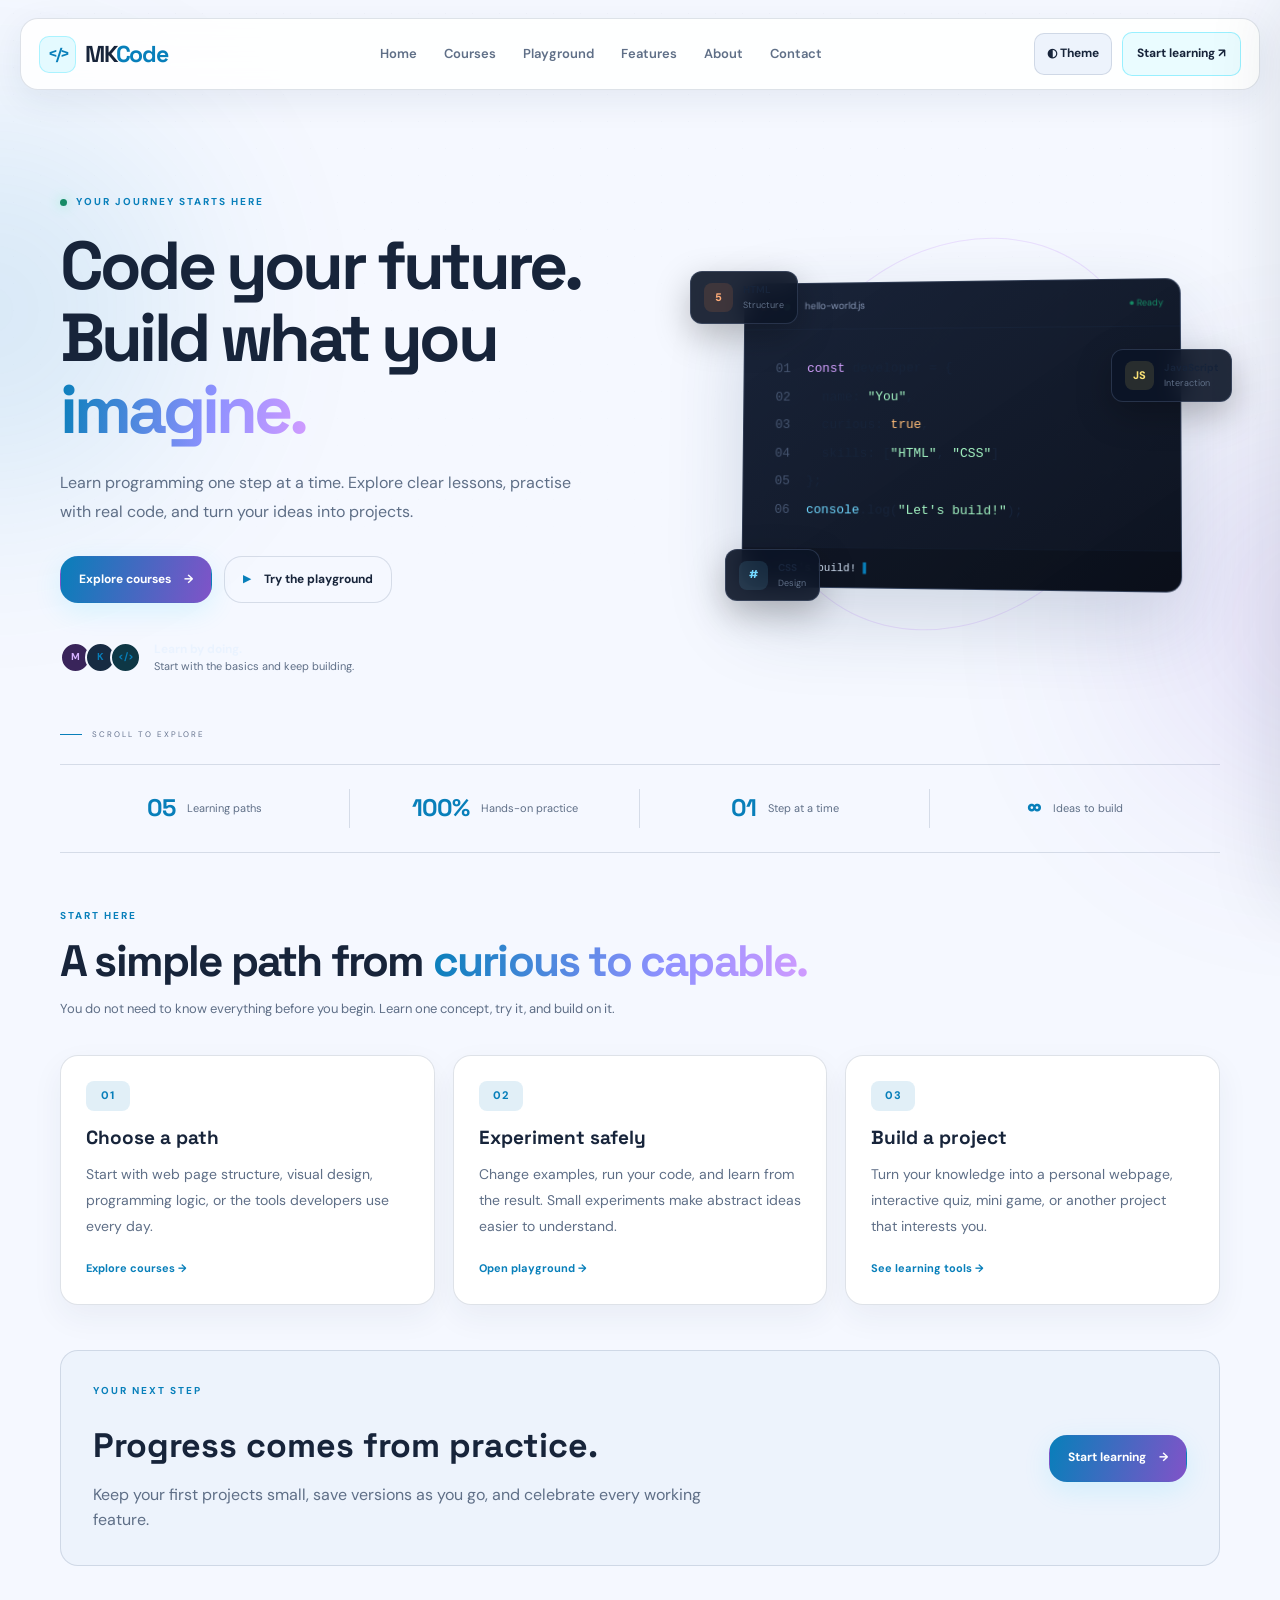
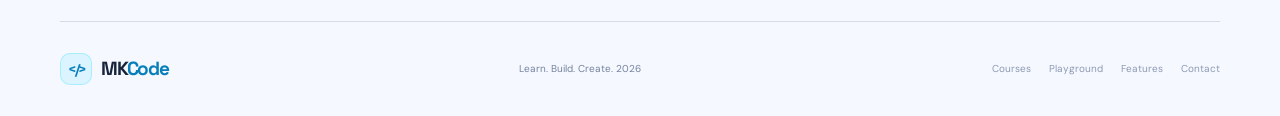
<file: index.html>
<!DOCTYPE html>
<html lang="en" data-theme="light">
<head>
  <meta charset="UTF-8"><meta name="viewport" content="width=device-width, initial-scale=1.0">
  <meta name="description" content="Start learning programming with MKCode."><meta name="theme-color" content="#f5f8ff">
  <title>Home | MKCode</title>
  <link rel="preconnect" href="https://fonts.googleapis.com"><link rel="preconnect" href="https://fonts.gstatic.com" crossorigin>
  <link href="https://fonts.googleapis.com/css2?family=DM+Sans:wght@400;500;600;700&family=Space+Grotesk:wght@400;500;600;700&display=swap" rel="stylesheet">
  <link rel="stylesheet" href="css/style.css"><script src="js/data.js" defer></script><script src="js/script.js" defer></script>
</head>
<body data-page="home">
  <div class="ambient ambient-one" aria-hidden="true"></div><div class="ambient ambient-two" aria-hidden="true"></div>
  <header class="site-header">
    <a class="brand" href="index.html" aria-label="MKCode home"><span class="brand-mark">&lt;/&gt;</span><span>MK<span class="accent">Code</span></span></a>
    <button class="menu-toggle" id="menuToggle" aria-label="Open navigation" aria-expanded="false"><span></span><span></span><span></span></button>
    <nav class="main-nav" id="mainNav" aria-label="Main navigation"><a class="nav-link active" href="index.html" aria-current=page>Home</a><a class="nav-link " href="courses.html" >Courses</a><a class="nav-link " href="playground.html" >Playground</a><a class="nav-link " href="features.html" >Features</a><a class="nav-link " href="about.html" >About</a><a class="nav-link " href="contact.html" >Contact</a></nav>
    <div class="header-actions"><button class="theme-open" id="openTheme" aria-haspopup="dialog" aria-controls="themePanel" title="Customize website appearance">◐ <span>Theme</span></button><a class="header-cta" href="courses.html">Start learning <span aria-hidden="true">↗</span></a></div>
  </header>
  <main><section class="hero section-wrap" id="home">
<div class="hero-copy reveal">
<div class="eyebrow"><span class="status-dot"></span> YOUR JOURNEY STARTS HERE</div>
<h1>Code your future.<br/>Build what you <span class="gradient-text">imagine.</span></h1>
<p class="hero-description">Learn programming one step at a time. Explore clear lessons, practise with real code, and turn your ideas into projects.</p>
<div class="hero-actions">
<a class="button button-primary" href="courses.html">Explore courses <span>→</span></a>
<a class="button button-secondary" href="playground.html"><span class="play-icon">▶</span> Try the playground</a>
</div>
<div class="hero-proof">
<div aria-hidden="true" class="avatar-stack"><span>M</span><span>K</span><span>&lt;/&gt;</span></div>
<p><strong>Learn by doing.</strong><br/><span>Start with the basics and keep building.</span></p>
</div>
</div>
<div class="hero-visual reveal">
<div class="orbit orbit-one"></div><div class="orbit orbit-two"></div>
<div class="code-window">
<div class="window-top"><div class="window-dots"><i></i><i></i><i></i></div><span>hello-world.js</span><span class="window-status">● Ready</span></div>
<div aria-label="Example JavaScript code" class="code-lines">
<div><span class="line-no">01</span><code><span class="code-purple">const</span> developer = {</code></div>
<div><span class="line-no">02</span><code>  name: <span class="code-green">"You"</span>,</code></div>
<div><span class="line-no">03</span><code>  curious: <span class="code-orange">true</span>,</code></div>
<div><span class="line-no">04</span><code>  skills: [<span class="code-green">"HTML"</span>, <span class="code-green">"CSS"</span>]</code></div>
<div><span class="line-no">05</span><code>};</code></div>
<div><span class="line-no">06</span><code><span class="code-blue">console</span>.log(<span class="code-green">"Let's build!"</span>);</code></div>
</div>
<div class="terminal-output"><span>➜</span> Let's build! <b>▌</b></div>
</div>
<div class="floating-chip chip-html"><span class="chip-icon orange">5</span><span><b>HTML</b><small>Structure</small></span></div>
<div class="floating-chip chip-js"><span class="chip-icon yellow">JS</span><span><b>JavaScript</b><small>Interaction</small></span></div>
<div class="floating-chip chip-css"><span class="chip-icon blue">#</span><span><b>CSS</b><small>Design</small></span></div>
</div>
<div class="hero-scroll"><span></span> SCROLL TO EXPLORE</div>
</section><section aria-label="MKCode learning features" class="stats-strip section-wrap">
<div><strong>05</strong><span>Learning paths</span></div><div><strong>100%</strong><span>Hands-on practice</span></div><div><strong>01</strong><span>Step at a time</span></div><div><strong>∞</strong><span>Ideas to build</span></div>
</section><section class="section-wrap section-block extra-content"><div class="section-heading reveal"><div><div class="eyebrow">START HERE</div><h2>A simple path from <span class="gradient-text">curious to capable.</span></h2><p>You do not need to know everything before you begin. Learn one concept, try it, and build on it.</p></div></div><div class="steps-grid"><article class="info-card reveal"><span class="step-number">01</span><h3>Choose a path</h3><p>Start with web page structure, visual design, programming logic, or the tools developers use every day.</p><a class="text-link" href="courses.html">Explore courses →</a></article><article class="info-card reveal"><span class="step-number">02</span><h3>Experiment safely</h3><p>Change examples, run your code, and learn from the result. Small experiments make abstract ideas easier to understand.</p><a class="text-link" href="playground.html">Open playground →</a></article><article class="info-card reveal"><span class="step-number">03</span><h3>Build a project</h3><p>Turn your knowledge into a personal webpage, interactive quiz, mini game, or another project that interests you.</p><a class="text-link" href="features.html">See learning tools →</a></article></div></section><section class="section-wrap section-block callout-band"><div><div class="eyebrow">YOUR NEXT STEP</div><h2>Progress comes from practice.</h2><p>Keep your first projects small, save versions as you go, and celebrate every working feature.</p></div><a class="button button-primary" href="courses.html">Start learning <span>→</span></a></section></main>
  <footer class="site-footer section-wrap"><a class="brand footer-brand" href="index.html"><span class="brand-mark">&lt;/&gt;</span><span>MK<span class="accent">Code</span></span></a><p>Learn. Build. Create. <span id="currentYear"></span></p><div class="footer-links"><a href="courses.html">Courses</a><a href="playground.html">Playground</a><a href="features.html">Features</a><a href="contact.html">Contact</a></div></footer>
  <aside class="theme-panel" id="themePanel" role="dialog" aria-modal="true" aria-labelledby="themeTitle" aria-hidden="true">
    <div class="theme-panel-head"><div><span class="eyebrow">MAKE IT YOURS</span><h2 id="themeTitle">Appearance</h2></div><button class="theme-close" id="closeTheme" aria-label="Close appearance settings">×</button></div>
    <p class="theme-intro">Personalize MKCode. Your choices are saved in this browser and used on every page.</p>
    <fieldset class="theme-field"><legend>Color theme</legend><div class="theme-presets">
      <button type="button" class="theme-preset" data-theme-choice="light"><span class="swatch swatch-light"></span>Light</button>
      <button type="button" class="theme-preset" data-theme-choice="dark"><span class="swatch swatch-dark"></span>Dark</button>
      <button type="button" class="theme-preset" data-theme-choice="midnight"><span class="swatch swatch-midnight"></span>Midnight</button>
      <button type="button" class="theme-preset" data-theme-choice="purple"><span class="swatch swatch-purple"></span>Purple</button>
      <button type="button" class="theme-preset" data-theme-choice="forest"><span class="swatch swatch-forest"></span>Forest</button>
    </div></fieldset>
    <div class="theme-field"><label for="accentColor">Accent color</label><div class="color-picker-row"><input id="accentColor" type="color" value="#087fba"><span>Choose your own highlight color</span></div></div>
    <div class="theme-field"><label for="fontChoice">Font style</label><select id="fontChoice"><option value="modern">Modern (default)</option><option value="classic">Classic</option><option value="mono">Coding / monospace</option></select></div>
    <div class="theme-field"><label for="textScale">Text size <span id="textScaleValue">100%</span></label><input id="textScale" type="range" min="90" max="115" step="5" value="100"></div>
    <div class="theme-field"><span class="field-label">Card corners</span><div class="choice-row"><button type="button" data-corners="rounded">Rounded</button><button type="button" data-corners="square">Square</button></div></div>
    <div class="theme-field"><span class="field-label">Interface style</span><div class="choice-row"><button type="button" data-style="soft">Soft</button><button type="button" data-style="crisp">Crisp</button></div></div>
    <div class="theme-panel-actions"><button type="button" class="button button-secondary" id="resetTheme">Reset defaults</button><button type="button" class="button button-primary" id="doneTheme">Done</button></div>
  </aside><div class="theme-backdrop" id="themeBackdrop"></div>
  <div class="toast" id="toast" role="status" aria-live="polite"></div><button class="back-to-top" id="backToTop" aria-label="Back to top">↑</button>
</body></html>
</file>
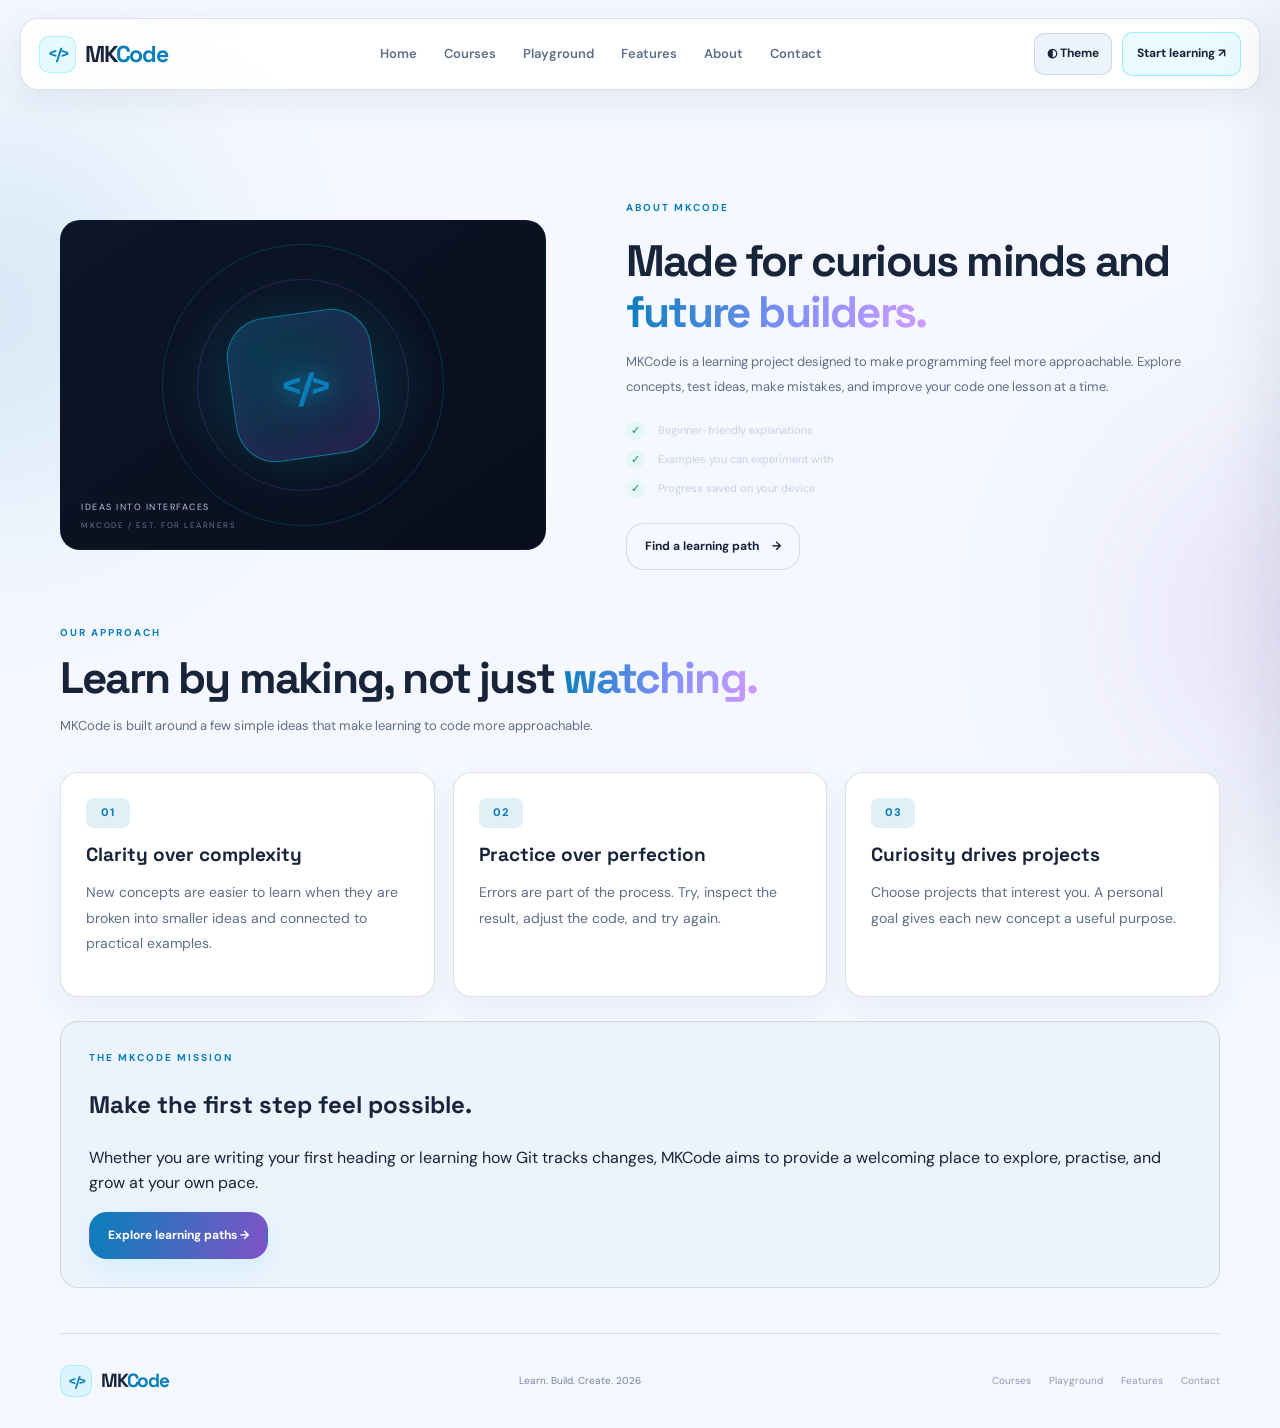
<file: about.html>
<!DOCTYPE html>
<html lang="en" data-theme="light">
<head>
  <meta charset="UTF-8"><meta name="viewport" content="width=device-width, initial-scale=1.0">
  <meta name="description" content="Learn about the MKCode mission and approach."><meta name="theme-color" content="#f5f8ff">
  <title>About | MKCode</title>
  <link rel="preconnect" href="https://fonts.googleapis.com"><link rel="preconnect" href="https://fonts.gstatic.com" crossorigin>
  <link href="https://fonts.googleapis.com/css2?family=DM+Sans:wght@400;500;600;700&family=Space+Grotesk:wght@400;500;600;700&display=swap" rel="stylesheet">
  <link rel="stylesheet" href="css/style.css"><script src="js/data.js" defer></script><script src="js/script.js" defer></script>
</head>
<body data-page="about">
  <div class="ambient ambient-one" aria-hidden="true"></div><div class="ambient ambient-two" aria-hidden="true"></div>
  <header class="site-header">
    <a class="brand" href="index.html" aria-label="MKCode home"><span class="brand-mark">&lt;/&gt;</span><span>MK<span class="accent">Code</span></span></a>
    <button class="menu-toggle" id="menuToggle" aria-label="Open navigation" aria-expanded="false"><span></span><span></span><span></span></button>
    <nav class="main-nav" id="mainNav" aria-label="Main navigation"><a class="nav-link " href="index.html" >Home</a><a class="nav-link " href="courses.html" >Courses</a><a class="nav-link " href="playground.html" >Playground</a><a class="nav-link " href="features.html" >Features</a><a class="nav-link active" href="about.html" aria-current=page>About</a><a class="nav-link " href="contact.html" >Contact</a></nav>
    <div class="header-actions"><button class="theme-open" id="openTheme" aria-haspopup="dialog" aria-controls="themePanel" title="Customize website appearance">◐ <span>Theme</span></button><a class="header-cta" href="courses.html">Start learning <span aria-hidden="true">↗</span></a></div>
  </header>
  <main><section class="section-wrap section-block about-section" id="about">
<div class="about-art reveal"><div class="about-orb"><span>&lt;/&gt;</span></div><div class="about-caption">IDEAS INTO INTERFACES<span>MKCODE / EST. FOR LEARNERS</span></div></div>
<div class="about-copy reveal"><div class="eyebrow">ABOUT MKCODE</div><h2>Made for curious minds and <span class="gradient-text">future builders.</span></h2><p>MKCode is a learning project designed to make programming feel more approachable. Explore concepts, test ideas, make mistakes, and improve your code one lesson at a time.</p><ul class="check-list"><li><span>✓</span> Beginner-friendly explanations</li><li><span>✓</span> Examples you can experiment with</li><li><span>✓</span> Progress saved on your device</li></ul><a class="button button-secondary" href="courses.html">Find a learning path <span>→</span></a></div>
</section><section class="section-wrap section-block extra-content"><div class="section-heading"><div><div class="eyebrow">OUR APPROACH</div><h2>Learn by making, not just <span class="gradient-text">watching.</span></h2><p>MKCode is built around a few simple ideas that make learning to code more approachable.</p></div></div><div class="steps-grid"><article class="info-card"><span class="step-number">01</span><h3>Clarity over complexity</h3><p>New concepts are easier to learn when they are broken into smaller ideas and connected to practical examples.</p></article><article class="info-card"><span class="step-number">02</span><h3>Practice over perfection</h3><p>Errors are part of the process. Try, inspect the result, adjust the code, and try again.</p></article><article class="info-card"><span class="step-number">03</span><h3>Curiosity drives projects</h3><p>Choose projects that interest you. A personal goal gives each new concept a useful purpose.</p></article></div><div class="mission-panel"><div class="eyebrow">THE MKCODE MISSION</div><h2>Make the first step feel possible.</h2><p>Whether you are writing your first heading or learning how Git tracks changes, MKCode aims to provide a welcoming place to explore, practise, and grow at your own pace.</p><a class="button button-primary" href="courses.html">Explore learning paths →</a></div></section></main>
  <footer class="site-footer section-wrap"><a class="brand footer-brand" href="index.html"><span class="brand-mark">&lt;/&gt;</span><span>MK<span class="accent">Code</span></span></a><p>Learn. Build. Create. <span id="currentYear"></span></p><div class="footer-links"><a href="courses.html">Courses</a><a href="playground.html">Playground</a><a href="features.html">Features</a><a href="contact.html">Contact</a></div></footer>
  <aside class="theme-panel" id="themePanel" role="dialog" aria-modal="true" aria-labelledby="themeTitle" aria-hidden="true">
    <div class="theme-panel-head"><div><span class="eyebrow">MAKE IT YOURS</span><h2 id="themeTitle">Appearance</h2></div><button class="theme-close" id="closeTheme" aria-label="Close appearance settings">×</button></div>
    <p class="theme-intro">Personalize MKCode. Your choices are saved in this browser and used on every page.</p>
    <fieldset class="theme-field"><legend>Color theme</legend><div class="theme-presets">
      <button type="button" class="theme-preset" data-theme-choice="light"><span class="swatch swatch-light"></span>Light</button>
      <button type="button" class="theme-preset" data-theme-choice="dark"><span class="swatch swatch-dark"></span>Dark</button>
      <button type="button" class="theme-preset" data-theme-choice="midnight"><span class="swatch swatch-midnight"></span>Midnight</button>
      <button type="button" class="theme-preset" data-theme-choice="purple"><span class="swatch swatch-purple"></span>Purple</button>
      <button type="button" class="theme-preset" data-theme-choice="forest"><span class="swatch swatch-forest"></span>Forest</button>
    </div></fieldset>
    <div class="theme-field"><label for="accentColor">Accent color</label><div class="color-picker-row"><input id="accentColor" type="color" value="#087fba"><span>Choose your own highlight color</span></div></div>
    <div class="theme-field"><label for="fontChoice">Font style</label><select id="fontChoice"><option value="modern">Modern (default)</option><option value="classic">Classic</option><option value="mono">Coding / monospace</option></select></div>
    <div class="theme-field"><label for="textScale">Text size <span id="textScaleValue">100%</span></label><input id="textScale" type="range" min="90" max="115" step="5" value="100"></div>
    <div class="theme-field"><span class="field-label">Card corners</span><div class="choice-row"><button type="button" data-corners="rounded">Rounded</button><button type="button" data-corners="square">Square</button></div></div>
    <div class="theme-field"><span class="field-label">Interface style</span><div class="choice-row"><button type="button" data-style="soft">Soft</button><button type="button" data-style="crisp">Crisp</button></div></div>
    <div class="theme-panel-actions"><button type="button" class="button button-secondary" id="resetTheme">Reset defaults</button><button type="button" class="button button-primary" id="doneTheme">Done</button></div>
  </aside><div class="theme-backdrop" id="themeBackdrop"></div>
  <div class="toast" id="toast" role="status" aria-live="polite"></div><button class="back-to-top" id="backToTop" aria-label="Back to top">↑</button>
</body></html>
</file>
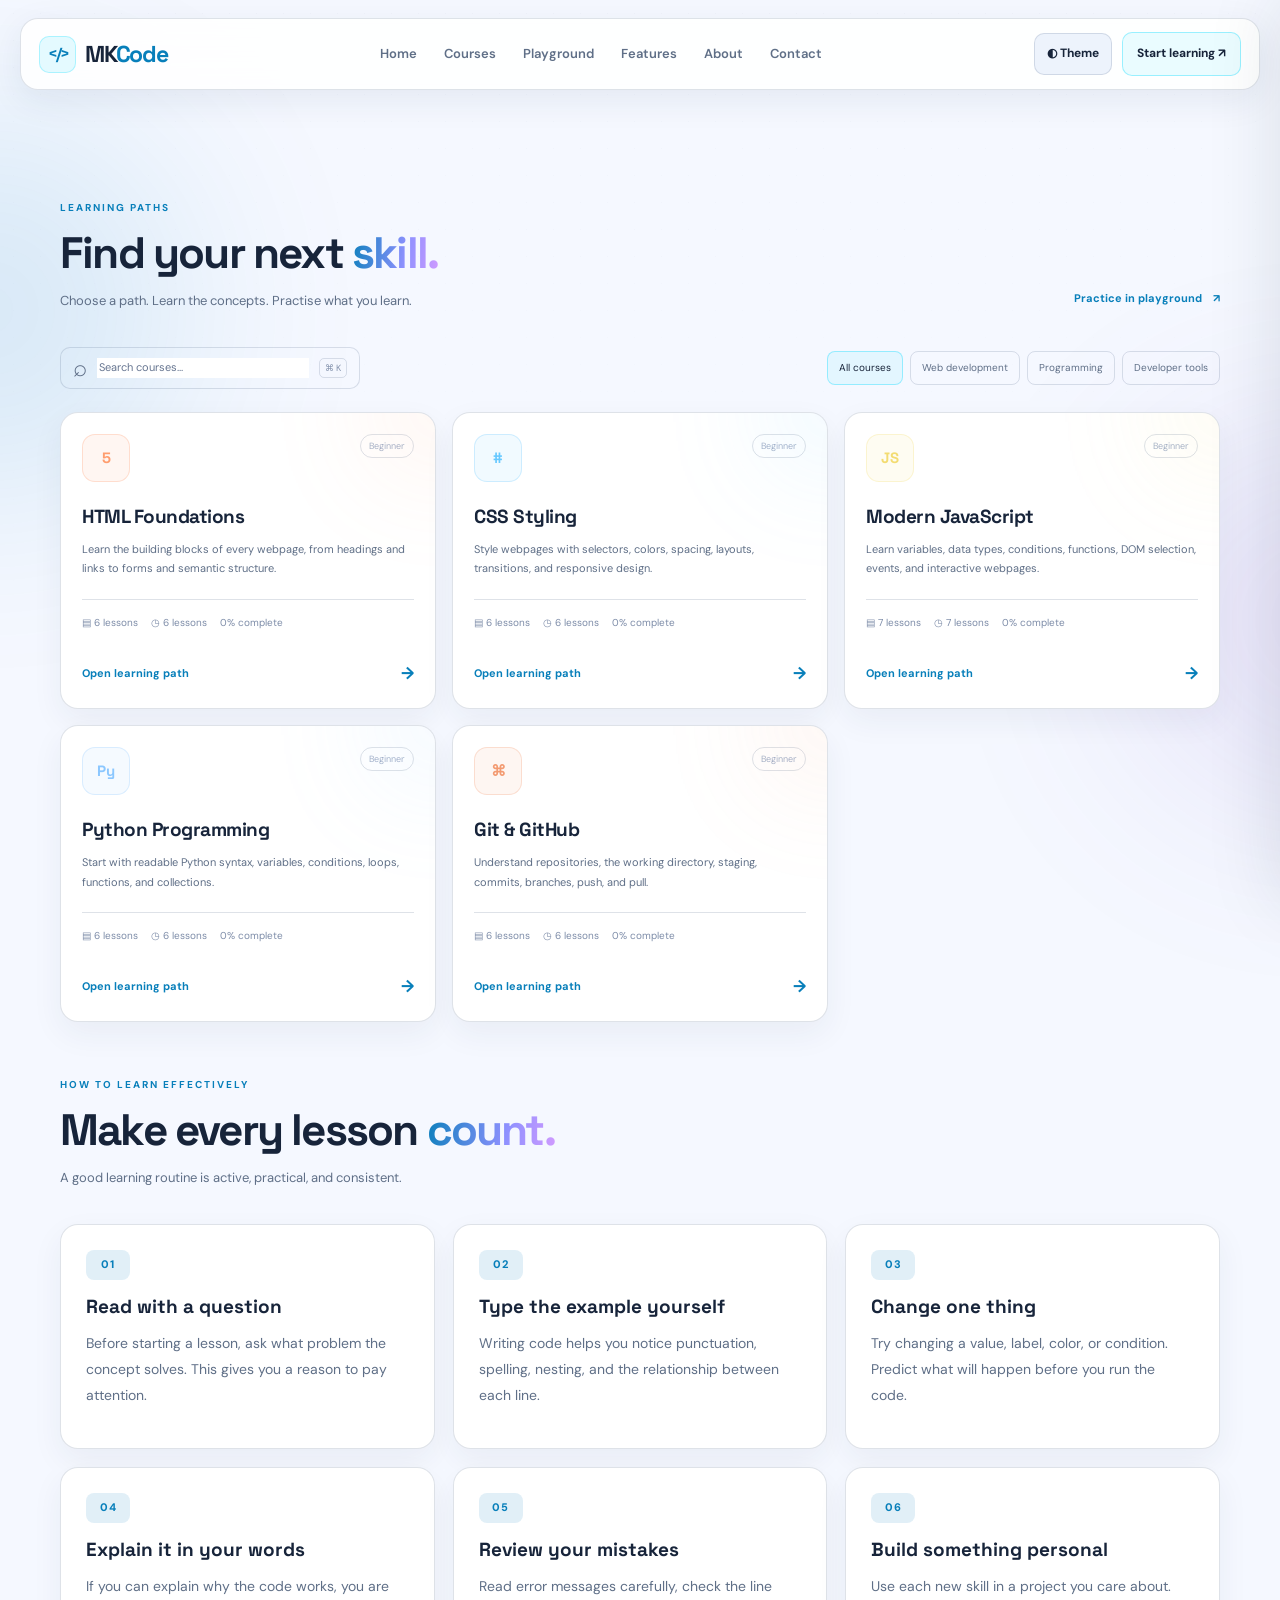
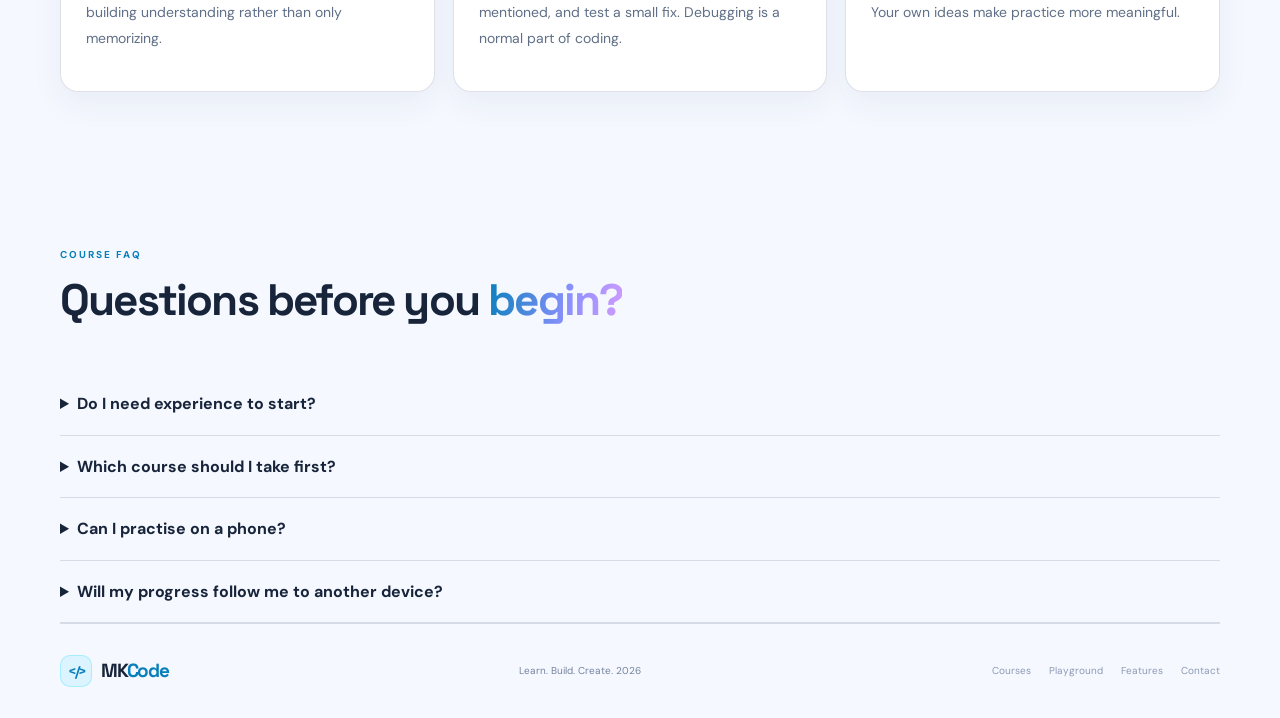
<file: courses.html>
<!DOCTYPE html>
<html lang="en" data-theme="light">
<head>
  <meta charset="UTF-8"><meta name="viewport" content="width=device-width, initial-scale=1.0">
  <meta name="description" content="Explore practical coding courses and beginner lessons."><meta name="theme-color" content="#f5f8ff">
  <title>Courses | MKCode</title>
  <link rel="preconnect" href="https://fonts.googleapis.com"><link rel="preconnect" href="https://fonts.gstatic.com" crossorigin>
  <link href="https://fonts.googleapis.com/css2?family=DM+Sans:wght@400;500;600;700&family=Space+Grotesk:wght@400;500;600;700&display=swap" rel="stylesheet">
  <link rel="stylesheet" href="css/style.css"><script src="js/data.js" defer></script><script src="js/script.js" defer></script>
</head>
<body data-page="courses">
  <div class="ambient ambient-one" aria-hidden="true"></div><div class="ambient ambient-two" aria-hidden="true"></div>
  <header class="site-header">
    <a class="brand" href="index.html" aria-label="MKCode home"><span class="brand-mark">&lt;/&gt;</span><span>MK<span class="accent">Code</span></span></a>
    <button class="menu-toggle" id="menuToggle" aria-label="Open navigation" aria-expanded="false"><span></span><span></span><span></span></button>
    <nav class="main-nav" id="mainNav" aria-label="Main navigation"><a class="nav-link " href="index.html" >Home</a><a class="nav-link active" href="courses.html" aria-current=page>Courses</a><a class="nav-link " href="playground.html" >Playground</a><a class="nav-link " href="features.html" >Features</a><a class="nav-link " href="about.html" >About</a><a class="nav-link " href="contact.html" >Contact</a></nav>
    <div class="header-actions"><button class="theme-open" id="openTheme" aria-haspopup="dialog" aria-controls="themePanel" title="Customize website appearance">◐ <span>Theme</span></button><a class="header-cta" href="courses.html">Start learning <span aria-hidden="true">↗</span></a></div>
  </header>
  <main><section class="section-wrap section-block" id="courses">
<div class="section-heading reveal">
<div><div class="eyebrow">LEARNING PATHS</div><h2>Find your next <span class="gradient-text">skill.</span></h2><p>Choose a path. Learn the concepts. Practise what you learn.</p></div>
<a class="text-link" href="playground.html">Practice in playground <span>↗</span></a>
</div>
<div class="course-tools reveal">
<label class="search-box"><span aria-hidden="true">⌕</span><input aria-label="Search courses" id="courseSearch" placeholder="Search courses..." type="search"/><kbd>⌘ K</kbd></label>
<div aria-label="Filter courses" class="filter-row" id="courseFilters">
<button class="filter-chip active" data-filter="all">All courses</button>
<button class="filter-chip" data-filter="web">Web development</button>
<button class="filter-chip" data-filter="programming">Programming</button>
<button class="filter-chip" data-filter="tools">Developer tools</button>
</div>
</div>
<div aria-live="polite" class="course-grid" id="courseGrid"></div>
<p class="empty-state hidden" id="emptyCourses">No courses match that search. Try another keyword.</p>
</section><section class="section-wrap section-block extra-content"><div class="section-heading"><div><div class="eyebrow">HOW TO LEARN EFFECTIVELY</div><h2>Make every lesson <span class="gradient-text">count.</span></h2><p>A good learning routine is active, practical, and consistent.</p></div></div><div class="steps-grid"><article class="info-card"><span class="step-number">01</span><h3>Read with a question</h3><p>Before starting a lesson, ask what problem the concept solves. This gives you a reason to pay attention.</p></article><article class="info-card"><span class="step-number">02</span><h3>Type the example yourself</h3><p>Writing code helps you notice punctuation, spelling, nesting, and the relationship between each line.</p></article><article class="info-card"><span class="step-number">03</span><h3>Change one thing</h3><p>Try changing a value, label, color, or condition. Predict what will happen before you run the code.</p></article><article class="info-card"><span class="step-number">04</span><h3>Explain it in your words</h3><p>If you can explain why the code works, you are building understanding rather than only memorizing.</p></article><article class="info-card"><span class="step-number">05</span><h3>Review your mistakes</h3><p>Read error messages carefully, check the line mentioned, and test a small fix. Debugging is a normal part of coding.</p></article><article class="info-card"><span class="step-number">06</span><h3>Build something personal</h3><p>Use each new skill in a project you care about. Your own ideas make practice more meaningful.</p></article></div></section><section class="section-wrap section-block faq-section"><div class="section-heading"><div><div class="eyebrow">COURSE FAQ</div><h2>Questions before you <span class="gradient-text">begin?</span></h2></div></div><details><summary>Do I need experience to start?</summary><p>No. Begin with the basics and move forward when you feel ready.</p></details><details><summary>Which course should I take first?</summary><p>If you want to create websites, start with HTML, then CSS, then JavaScript. If you want to understand programming logic first, choose a beginner programming path.</p></details><details><summary>Can I practise on a phone?</summary><p>The pages are responsive, but coding is generally more comfortable on a computer with a keyboard.</p></details><details><summary>Will my progress follow me to another device?</summary><p>Progress is saved in your current browser. This starter site does not sync progress between devices.</p></details></section></main>
  <footer class="site-footer section-wrap"><a class="brand footer-brand" href="index.html"><span class="brand-mark">&lt;/&gt;</span><span>MK<span class="accent">Code</span></span></a><p>Learn. Build. Create. <span id="currentYear"></span></p><div class="footer-links"><a href="courses.html">Courses</a><a href="playground.html">Playground</a><a href="features.html">Features</a><a href="contact.html">Contact</a></div></footer>
  <aside class="theme-panel" id="themePanel" role="dialog" aria-modal="true" aria-labelledby="themeTitle" aria-hidden="true">
    <div class="theme-panel-head"><div><span class="eyebrow">MAKE IT YOURS</span><h2 id="themeTitle">Appearance</h2></div><button class="theme-close" id="closeTheme" aria-label="Close appearance settings">×</button></div>
    <p class="theme-intro">Personalize MKCode. Your choices are saved in this browser and used on every page.</p>
    <fieldset class="theme-field"><legend>Color theme</legend><div class="theme-presets">
      <button type="button" class="theme-preset" data-theme-choice="light"><span class="swatch swatch-light"></span>Light</button>
      <button type="button" class="theme-preset" data-theme-choice="dark"><span class="swatch swatch-dark"></span>Dark</button>
      <button type="button" class="theme-preset" data-theme-choice="midnight"><span class="swatch swatch-midnight"></span>Midnight</button>
      <button type="button" class="theme-preset" data-theme-choice="purple"><span class="swatch swatch-purple"></span>Purple</button>
      <button type="button" class="theme-preset" data-theme-choice="forest"><span class="swatch swatch-forest"></span>Forest</button>
    </div></fieldset>
    <div class="theme-field"><label for="accentColor">Accent color</label><div class="color-picker-row"><input id="accentColor" type="color" value="#087fba"><span>Choose your own highlight color</span></div></div>
    <div class="theme-field"><label for="fontChoice">Font style</label><select id="fontChoice"><option value="modern">Modern (default)</option><option value="classic">Classic</option><option value="mono">Coding / monospace</option></select></div>
    <div class="theme-field"><label for="textScale">Text size <span id="textScaleValue">100%</span></label><input id="textScale" type="range" min="90" max="115" step="5" value="100"></div>
    <div class="theme-field"><span class="field-label">Card corners</span><div class="choice-row"><button type="button" data-corners="rounded">Rounded</button><button type="button" data-corners="square">Square</button></div></div>
    <div class="theme-field"><span class="field-label">Interface style</span><div class="choice-row"><button type="button" data-style="soft">Soft</button><button type="button" data-style="crisp">Crisp</button></div></div>
    <div class="theme-panel-actions"><button type="button" class="button button-secondary" id="resetTheme">Reset defaults</button><button type="button" class="button button-primary" id="doneTheme">Done</button></div>
  </aside><div class="theme-backdrop" id="themeBackdrop"></div>
  <div class="toast" id="toast" role="status" aria-live="polite"></div><button class="back-to-top" id="backToTop" aria-label="Back to top">↑</button>
</body></html>
</file>
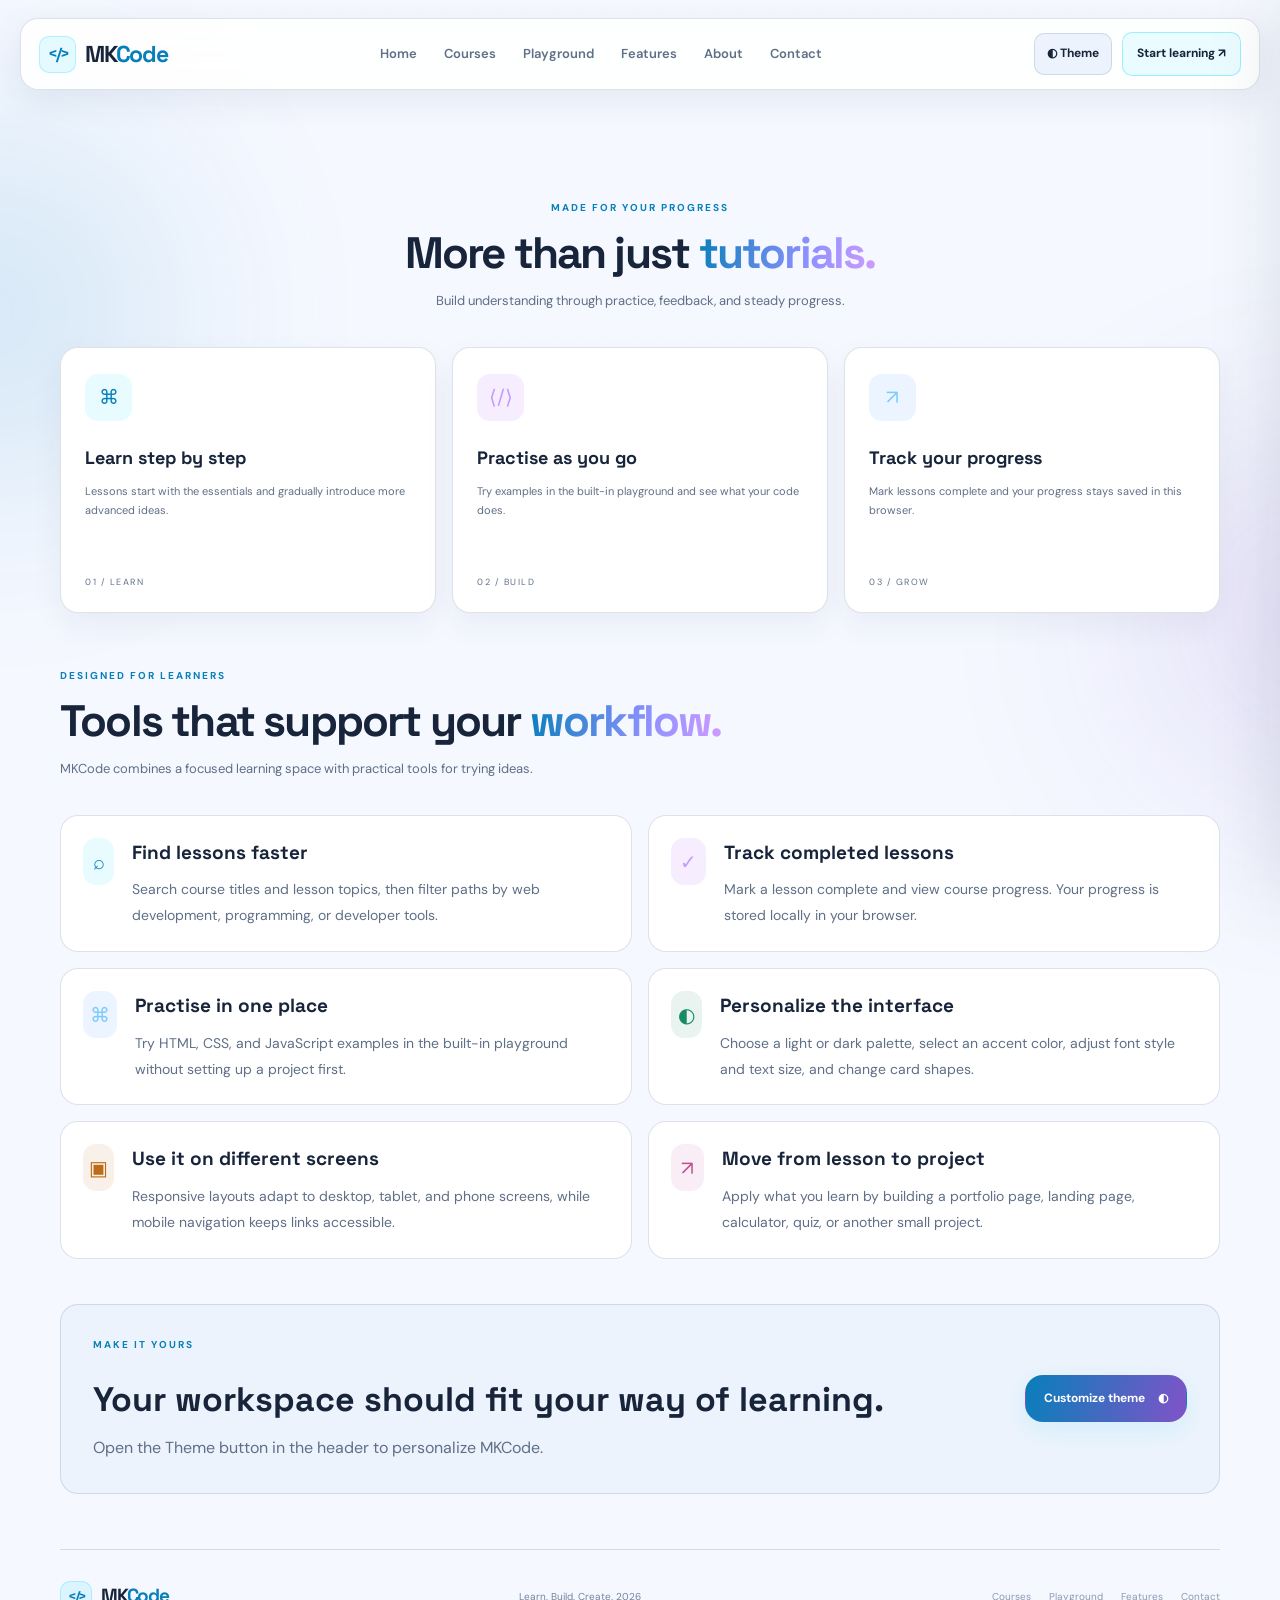
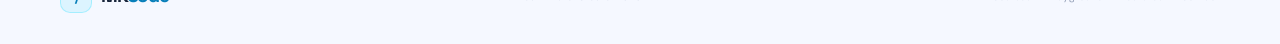
<file: features.html>
<!DOCTYPE html>
<html lang="en" data-theme="light">
<head>
  <meta charset="UTF-8"><meta name="viewport" content="width=device-width, initial-scale=1.0">
  <meta name="description" content="Explore MKCode learning features and personalization tools."><meta name="theme-color" content="#f5f8ff">
  <title>Features | MKCode</title>
  <link rel="preconnect" href="https://fonts.googleapis.com"><link rel="preconnect" href="https://fonts.gstatic.com" crossorigin>
  <link href="https://fonts.googleapis.com/css2?family=DM+Sans:wght@400;500;600;700&family=Space+Grotesk:wght@400;500;600;700&display=swap" rel="stylesheet">
  <link rel="stylesheet" href="css/style.css"><script src="js/data.js" defer></script><script src="js/script.js" defer></script>
</head>
<body data-page="features">
  <div class="ambient ambient-one" aria-hidden="true"></div><div class="ambient ambient-two" aria-hidden="true"></div>
  <header class="site-header">
    <a class="brand" href="index.html" aria-label="MKCode home"><span class="brand-mark">&lt;/&gt;</span><span>MK<span class="accent">Code</span></span></a>
    <button class="menu-toggle" id="menuToggle" aria-label="Open navigation" aria-expanded="false"><span></span><span></span><span></span></button>
    <nav class="main-nav" id="mainNav" aria-label="Main navigation"><a class="nav-link " href="index.html" >Home</a><a class="nav-link " href="courses.html" >Courses</a><a class="nav-link " href="playground.html" >Playground</a><a class="nav-link active" href="features.html" aria-current=page>Features</a><a class="nav-link " href="about.html" >About</a><a class="nav-link " href="contact.html" >Contact</a></nav>
    <div class="header-actions"><button class="theme-open" id="openTheme" aria-haspopup="dialog" aria-controls="themePanel" title="Customize website appearance">◐ <span>Theme</span></button><a class="header-cta" href="courses.html">Start learning <span aria-hidden="true">↗</span></a></div>
  </header>
  <main><section class="section-wrap section-block" id="features">
<div class="section-heading centered reveal"><div class="eyebrow">MADE FOR YOUR PROGRESS</div><h2>More than just <span class="gradient-text">tutorials.</span></h2><p>Build understanding through practice, feedback, and steady progress.</p></div>
<div class="feature-grid">
<article class="feature-card reveal"><div class="feature-icon cyan-icon">⌘</div><h3>Learn step by step</h3><p>Lessons start with the essentials and gradually introduce more advanced ideas.</p><span class="feature-number">01 / LEARN</span></article>
<article class="feature-card reveal"><div class="feature-icon purple-icon">⟨/⟩</div><h3>Practise as you go</h3><p>Try examples in the built-in playground and see what your code does.</p><span class="feature-number">02 / BUILD</span></article>
<article class="feature-card reveal"><div class="feature-icon blue-icon">↗</div><h3>Track your progress</h3><p>Mark lessons complete and your progress stays saved in this browser.</p><span class="feature-number">03 / GROW</span></article>
</div>
</section><section class="section-wrap section-block extra-content"><div class="section-heading"><div><div class="eyebrow">DESIGNED FOR LEARNERS</div><h2>Tools that support your <span class="gradient-text">workflow.</span></h2><p>MKCode combines a focused learning space with practical tools for trying ideas.</p></div></div><div class="feature-detail-grid"><article class="feature-detail"><div class="feature-icon cyan-icon">⌕</div><div><h3>Find lessons faster</h3><p>Search course titles and lesson topics, then filter paths by web development, programming, or developer tools.</p></div></article><article class="feature-detail"><div class="feature-icon purple-icon">✓</div><div><h3>Track completed lessons</h3><p>Mark a lesson complete and view course progress. Your progress is stored locally in your browser.</p></div></article><article class="feature-detail"><div class="feature-icon blue-icon">⌘</div><div><h3>Practise in one place</h3><p>Try HTML, CSS, and JavaScript examples in the built-in playground without setting up a project first.</p></div></article><article class="feature-detail"><div class="feature-icon green-icon">◐</div><div><h3>Personalize the interface</h3><p>Choose a light or dark palette, select an accent color, adjust font style and text size, and change card shapes.</p></div></article><article class="feature-detail"><div class="feature-icon orange-icon">▣</div><div><h3>Use it on different screens</h3><p>Responsive layouts adapt to desktop, tablet, and phone screens, while mobile navigation keeps links accessible.</p></div></article><article class="feature-detail"><div class="feature-icon pink-icon">↗</div><div><h3>Move from lesson to project</h3><p>Apply what you learn by building a portfolio page, landing page, calculator, quiz, or another small project.</p></div></article></div></section><section class="section-wrap section-block callout-band"><div><div class="eyebrow">MAKE IT YOURS</div><h2>Your workspace should fit your way of learning.</h2><p>Open the Theme button in the header to personalize MKCode.</p></div><button class="button button-primary" type="button" data-open-theme-inline>Customize theme <span>◐</span></button></section></main>
  <footer class="site-footer section-wrap"><a class="brand footer-brand" href="index.html"><span class="brand-mark">&lt;/&gt;</span><span>MK<span class="accent">Code</span></span></a><p>Learn. Build. Create. <span id="currentYear"></span></p><div class="footer-links"><a href="courses.html">Courses</a><a href="playground.html">Playground</a><a href="features.html">Features</a><a href="contact.html">Contact</a></div></footer>
  <aside class="theme-panel" id="themePanel" role="dialog" aria-modal="true" aria-labelledby="themeTitle" aria-hidden="true">
    <div class="theme-panel-head"><div><span class="eyebrow">MAKE IT YOURS</span><h2 id="themeTitle">Appearance</h2></div><button class="theme-close" id="closeTheme" aria-label="Close appearance settings">×</button></div>
    <p class="theme-intro">Personalize MKCode. Your choices are saved in this browser and used on every page.</p>
    <fieldset class="theme-field"><legend>Color theme</legend><div class="theme-presets">
      <button type="button" class="theme-preset" data-theme-choice="light"><span class="swatch swatch-light"></span>Light</button>
      <button type="button" class="theme-preset" data-theme-choice="dark"><span class="swatch swatch-dark"></span>Dark</button>
      <button type="button" class="theme-preset" data-theme-choice="midnight"><span class="swatch swatch-midnight"></span>Midnight</button>
      <button type="button" class="theme-preset" data-theme-choice="purple"><span class="swatch swatch-purple"></span>Purple</button>
      <button type="button" class="theme-preset" data-theme-choice="forest"><span class="swatch swatch-forest"></span>Forest</button>
    </div></fieldset>
    <div class="theme-field"><label for="accentColor">Accent color</label><div class="color-picker-row"><input id="accentColor" type="color" value="#087fba"><span>Choose your own highlight color</span></div></div>
    <div class="theme-field"><label for="fontChoice">Font style</label><select id="fontChoice"><option value="modern">Modern (default)</option><option value="classic">Classic</option><option value="mono">Coding / monospace</option></select></div>
    <div class="theme-field"><label for="textScale">Text size <span id="textScaleValue">100%</span></label><input id="textScale" type="range" min="90" max="115" step="5" value="100"></div>
    <div class="theme-field"><span class="field-label">Card corners</span><div class="choice-row"><button type="button" data-corners="rounded">Rounded</button><button type="button" data-corners="square">Square</button></div></div>
    <div class="theme-field"><span class="field-label">Interface style</span><div class="choice-row"><button type="button" data-style="soft">Soft</button><button type="button" data-style="crisp">Crisp</button></div></div>
    <div class="theme-panel-actions"><button type="button" class="button button-secondary" id="resetTheme">Reset defaults</button><button type="button" class="button button-primary" id="doneTheme">Done</button></div>
  </aside><div class="theme-backdrop" id="themeBackdrop"></div>
  <div class="toast" id="toast" role="status" aria-live="polite"></div><button class="back-to-top" id="backToTop" aria-label="Back to top">↑</button>
</body></html>
</file>
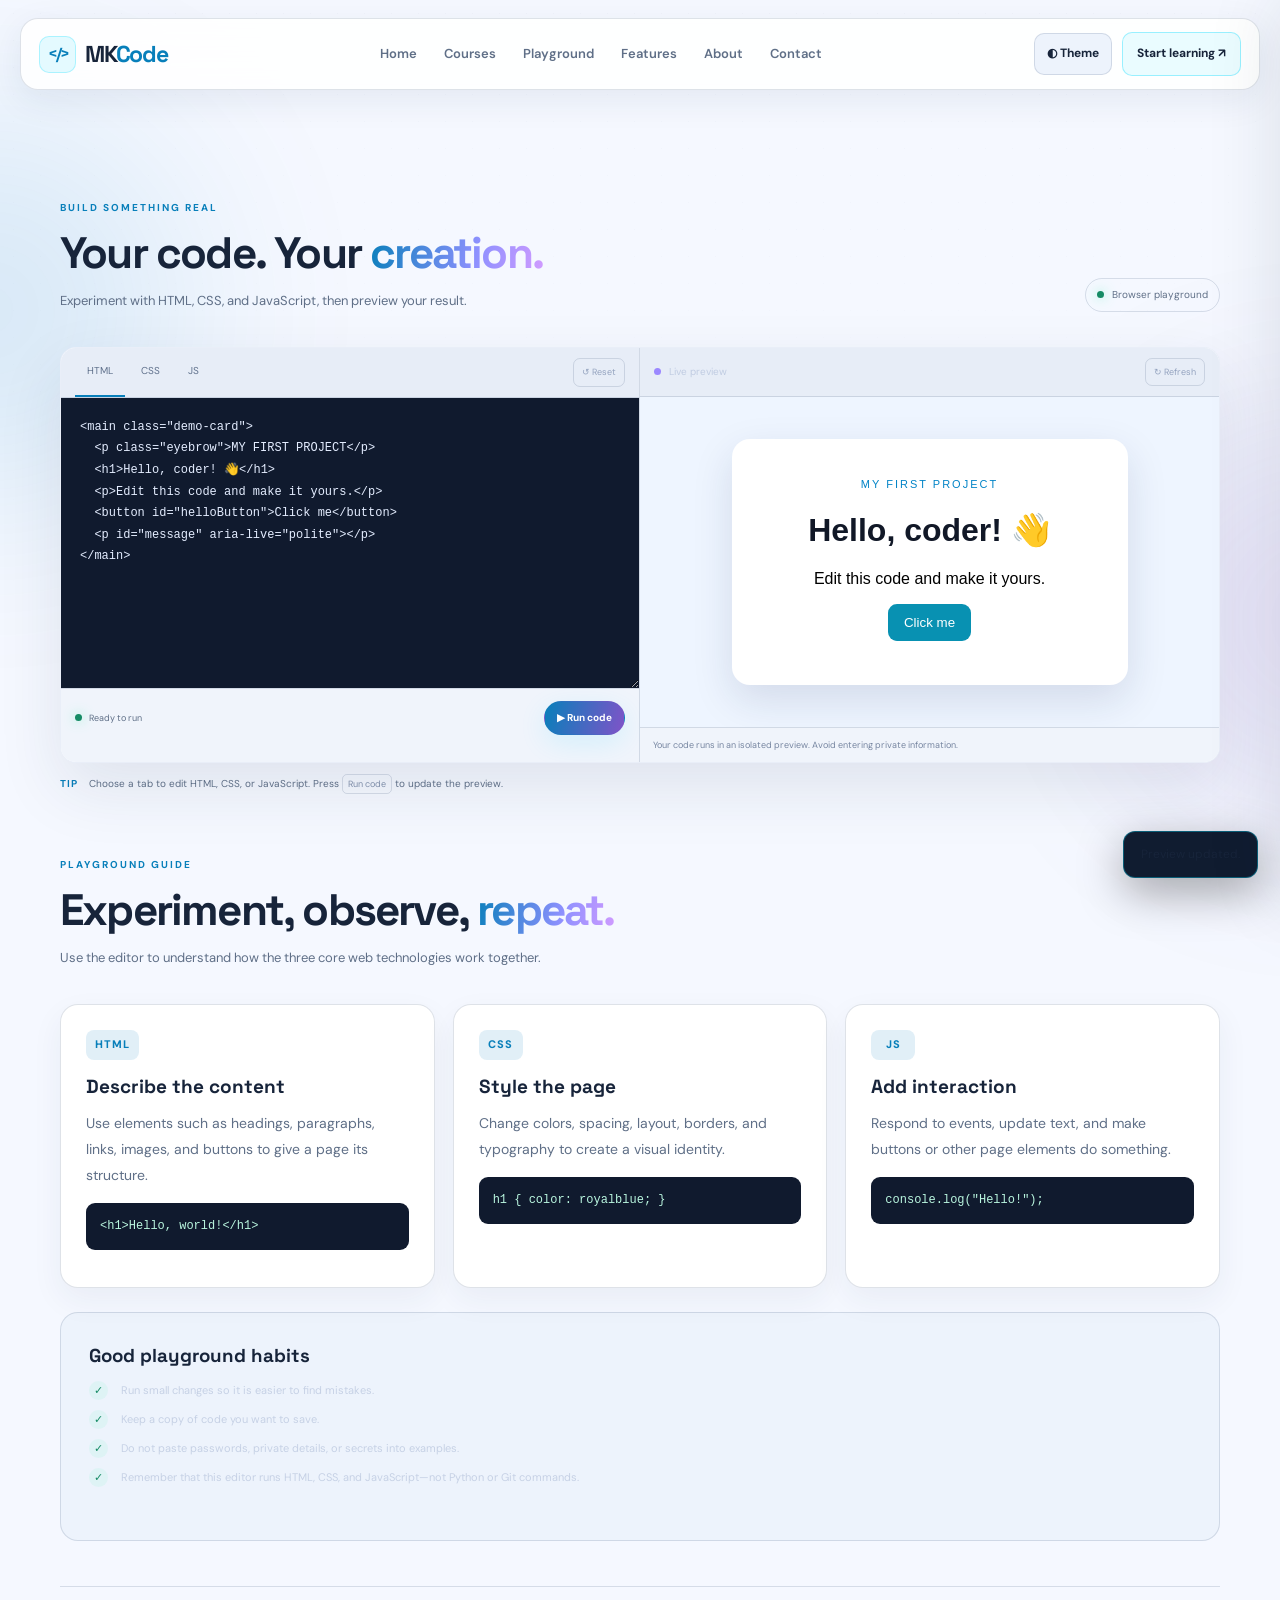
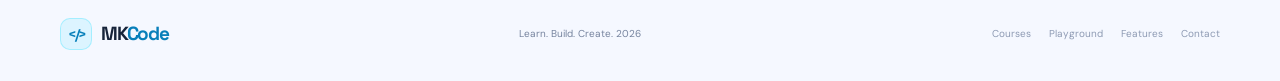
<file: playground.html>
<!DOCTYPE html>
<html lang="en" data-theme="light">
<head>
  <meta charset="UTF-8"><meta name="viewport" content="width=device-width, initial-scale=1.0">
  <meta name="description" content="Experiment with HTML, CSS, and JavaScript in the MKCode playground."><meta name="theme-color" content="#f5f8ff">
  <title>Playground | MKCode</title>
  <link rel="preconnect" href="https://fonts.googleapis.com"><link rel="preconnect" href="https://fonts.gstatic.com" crossorigin>
  <link href="https://fonts.googleapis.com/css2?family=DM+Sans:wght@400;500;600;700&family=Space+Grotesk:wght@400;500;600;700&display=swap" rel="stylesheet">
  <link rel="stylesheet" href="css/style.css"><script src="js/data.js" defer></script><script src="js/script.js" defer></script>
</head>
<body data-page="playground">
  <div class="ambient ambient-one" aria-hidden="true"></div><div class="ambient ambient-two" aria-hidden="true"></div>
  <header class="site-header">
    <a class="brand" href="index.html" aria-label="MKCode home"><span class="brand-mark">&lt;/&gt;</span><span>MK<span class="accent">Code</span></span></a>
    <button class="menu-toggle" id="menuToggle" aria-label="Open navigation" aria-expanded="false"><span></span><span></span><span></span></button>
    <nav class="main-nav" id="mainNav" aria-label="Main navigation"><a class="nav-link " href="index.html" >Home</a><a class="nav-link " href="courses.html" >Courses</a><a class="nav-link active" href="playground.html" aria-current=page>Playground</a><a class="nav-link " href="features.html" >Features</a><a class="nav-link " href="about.html" >About</a><a class="nav-link " href="contact.html" >Contact</a></nav>
    <div class="header-actions"><button class="theme-open" id="openTheme" aria-haspopup="dialog" aria-controls="themePanel" title="Customize website appearance">◐ <span>Theme</span></button><a class="header-cta" href="courses.html">Start learning <span aria-hidden="true">↗</span></a></div>
  </header>
  <main><section class="section-wrap section-block" id="playground">
<div class="section-heading reveal">
<div><div class="eyebrow">BUILD SOMETHING REAL</div><h2>Your code. Your <span class="gradient-text">creation.</span></h2><p>Experiment with HTML, CSS, and JavaScript, then preview your result.</p></div>
<span class="editor-badge"><span class="status-dot"></span> Browser playground</span>
</div>
<div class="playground reveal">
<div class="editor-panel">
<div class="editor-toolbar"><div class="editor-tabs"><button class="editor-tab active" data-editor="html">HTML</button><button class="editor-tab" data-editor="css">CSS</button><button class="editor-tab" data-editor="js">JS</button></div><button class="small-button" id="resetCode" title="Restore starter code">↺ Reset</button></div>
<label class="sr-only" for="codeEditor">Code editor</label>
<textarea aria-label="Code editor" autocapitalize="off" autocomplete="off" id="codeEditor" spellcheck="false"></textarea>
<div class="editor-footer"><span><span class="status-dot"></span> Ready to run</span><button class="button button-primary run-button" id="runCode">▶ Run code</button></div>
</div>
<div class="preview-panel">
<div class="preview-toolbar"><span><i class="preview-dot"></i> Live preview</span><button class="small-button" id="refreshPreview">↻ Refresh</button></div>
<iframe id="previewFrame" referrerpolicy="no-referrer" sandbox="allow-scripts" title="Code preview"></iframe>
<div class="preview-note">Your code runs in an isolated preview. Avoid entering private information.</div>
</div>
</div>
<p class="playground-help"><span>TIP</span> Choose a tab to edit HTML, CSS, or JavaScript. Press <kbd>Run code</kbd> to update the preview.</p>
</section><section class="section-wrap section-block extra-content"><div class="section-heading"><div><div class="eyebrow">PLAYGROUND GUIDE</div><h2>Experiment, observe, <span class="gradient-text">repeat.</span></h2><p>Use the editor to understand how the three core web technologies work together.</p></div></div><div class="steps-grid"><article class="info-card"><span class="step-number">HTML</span><h3>Describe the content</h3><p>Use elements such as headings, paragraphs, links, images, and buttons to give a page its structure.</p><pre class="mini-code"><code>&lt;h1&gt;Hello, world!&lt;/h1&gt;</code></pre></article><article class="info-card"><span class="step-number">CSS</span><h3>Style the page</h3><p>Change colors, spacing, layout, borders, and typography to create a visual identity.</p><pre class="mini-code"><code>h1 { color: royalblue; }</code></pre></article><article class="info-card"><span class="step-number">JS</span><h3>Add interaction</h3><p>Respond to events, update text, and make buttons or other page elements do something.</p><pre class="mini-code"><code>console.log("Hello!");</code></pre></article></div><div class="notice-card"><h3>Good playground habits</h3><ul class="check-list"><li><span>✓</span> Run small changes so it is easier to find mistakes.</li><li><span>✓</span> Keep a copy of code you want to save.</li><li><span>✓</span> Do not paste passwords, private details, or secrets into examples.</li><li><span>✓</span> Remember that this editor runs HTML, CSS, and JavaScript—not Python or Git commands.</li></ul></div></section></main>
  <footer class="site-footer section-wrap"><a class="brand footer-brand" href="index.html"><span class="brand-mark">&lt;/&gt;</span><span>MK<span class="accent">Code</span></span></a><p>Learn. Build. Create. <span id="currentYear"></span></p><div class="footer-links"><a href="courses.html">Courses</a><a href="playground.html">Playground</a><a href="features.html">Features</a><a href="contact.html">Contact</a></div></footer>
  <aside class="theme-panel" id="themePanel" role="dialog" aria-modal="true" aria-labelledby="themeTitle" aria-hidden="true">
    <div class="theme-panel-head"><div><span class="eyebrow">MAKE IT YOURS</span><h2 id="themeTitle">Appearance</h2></div><button class="theme-close" id="closeTheme" aria-label="Close appearance settings">×</button></div>
    <p class="theme-intro">Personalize MKCode. Your choices are saved in this browser and used on every page.</p>
    <fieldset class="theme-field"><legend>Color theme</legend><div class="theme-presets">
      <button type="button" class="theme-preset" data-theme-choice="light"><span class="swatch swatch-light"></span>Light</button>
      <button type="button" class="theme-preset" data-theme-choice="dark"><span class="swatch swatch-dark"></span>Dark</button>
      <button type="button" class="theme-preset" data-theme-choice="midnight"><span class="swatch swatch-midnight"></span>Midnight</button>
      <button type="button" class="theme-preset" data-theme-choice="purple"><span class="swatch swatch-purple"></span>Purple</button>
      <button type="button" class="theme-preset" data-theme-choice="forest"><span class="swatch swatch-forest"></span>Forest</button>
    </div></fieldset>
    <div class="theme-field"><label for="accentColor">Accent color</label><div class="color-picker-row"><input id="accentColor" type="color" value="#087fba"><span>Choose your own highlight color</span></div></div>
    <div class="theme-field"><label for="fontChoice">Font style</label><select id="fontChoice"><option value="modern">Modern (default)</option><option value="classic">Classic</option><option value="mono">Coding / monospace</option></select></div>
    <div class="theme-field"><label for="textScale">Text size <span id="textScaleValue">100%</span></label><input id="textScale" type="range" min="90" max="115" step="5" value="100"></div>
    <div class="theme-field"><span class="field-label">Card corners</span><div class="choice-row"><button type="button" data-corners="rounded">Rounded</button><button type="button" data-corners="square">Square</button></div></div>
    <div class="theme-field"><span class="field-label">Interface style</span><div class="choice-row"><button type="button" data-style="soft">Soft</button><button type="button" data-style="crisp">Crisp</button></div></div>
    <div class="theme-panel-actions"><button type="button" class="button button-secondary" id="resetTheme">Reset defaults</button><button type="button" class="button button-primary" id="doneTheme">Done</button></div>
  </aside><div class="theme-backdrop" id="themeBackdrop"></div>
  <div class="toast" id="toast" role="status" aria-live="polite"></div><button class="back-to-top" id="backToTop" aria-label="Back to top">↑</button>
</body></html>
</file>
<file: css/style.css>
:root {
  --bg: #f5f8ff; --panel: #ffffff; --panel-2: #edf3fc; --line: rgba(36, 61, 99, .15);
  --text: #17243a; --muted: #5f6f87; --cyan: var(--accent-custom, #087fba); --purple: #8053c8;
  --green: #168b65; --radius: 18px; --font: "DM Sans", sans-serif; --display: "Space Grotesk", sans-serif; --accent-custom: #087fba; --text-scale: 1;
}
* { box-sizing: border-box; }
html { scroll-behavior: smooth; scroll-padding-top: 95px; }
body { margin: 0; min-width: 320px; background: var(--bg); color: var(--text); font-family: var(--font); line-height: 1.6; overflow-x: hidden; }
body::before { content: ""; position: fixed; inset: 0; pointer-events: none; z-index: -2; opacity: .3; background-image: radial-gradient(rgba(125, 153, 202, .2) .7px, transparent .7px); background-size: 27px 27px; mask-image: linear-gradient(to bottom, black, transparent 75%); }
a { color: inherit; text-decoration: none; }
button, input, textarea { font: inherit; }
button, a { -webkit-tap-highlight-color: transparent; }
button { color: inherit; }
button:focus-visible, a:focus-visible, input:focus-visible, textarea:focus-visible { outline: 2px solid var(--cyan); outline-offset: 4px; }
::selection { background: rgba(0,217,255,.28); color: white; }
.ambient { position: absolute; z-index: -1; width: 360px; height: 360px; border-radius: 50%; filter: blur(110px); opacity: .14; pointer-events: none; }
.ambient-one { top: 130px; left: -190px; background: var(--cyan); }
.ambient-two { top: 440px; right: -220px; background: var(--purple); }
.section-wrap { width: min(1160px, calc(100% - 48px)); margin-inline: auto; }
.site-header { width: min(1240px, calc(100% - 40px)); margin: 18px auto 0; min-height: 72px; padding: 12px 18px; border: 1px solid var(--line); border-radius: 16px; background: rgba(10, 16, 31, .82); backdrop-filter: blur(18px); display: flex; align-items: center; justify-content: space-between; gap: 24px; position: sticky; top: 12px; z-index: 20; box-shadow: 0 10px 35px rgba(0,0,0,.15); }
.brand { display: inline-flex; align-items: center; gap: 9px; font-family: var(--display); font-size: 23px; font-weight: 700; letter-spacing: -1.2px; white-space: nowrap; }
.brand-mark { display: grid; place-items: center; width: 37px; height: 37px; border-radius: 10px; color: var(--cyan); background: rgba(0,217,255,.1); border: 1px solid rgba(0,217,255,.25); font-size: 16px; letter-spacing: -2px; }
.accent { color: var(--cyan); }
.main-nav { display: flex; align-items: center; gap: clamp(14px, 2.1vw, 29px); }
.nav-link { color: var(--muted); font-size: 13px; font-weight: 600; transition: color .2s; }
.nav-link:hover, .nav-link.active { color: var(--text); }
.nav-link.active::after { content: ""; display: block; width: 5px; height: 5px; margin: 4px auto -9px; border-radius: 50%; background: var(--cyan); box-shadow: 0 0 10px var(--cyan); }
.header-cta { font-size: 12px; font-weight: 700; padding: 11px 14px; border-radius: 10px; border: 1px solid rgba(0,217,255,.35); background: rgba(0,217,255,.08); white-space: nowrap; transition: .2s; }
.header-cta:hover { background: rgba(0,217,255,.16); transform: translateY(-1px); }
.menu-toggle { display: none; background: transparent; border: 0; padding: 8px; cursor: pointer; }
.menu-toggle span { display: block; width: 22px; height: 2px; margin: 5px; background: var(--text); border-radius: 4px; }
.hero { min-height: 650px; padding-top: 104px; padding-bottom: 90px; display: grid; grid-template-columns: 1.05fr .95fr; align-items: center; gap: 55px; position: relative; }
.hero-copy { position: relative; z-index: 2; }
.eyebrow { display: flex; align-items: center; gap: 9px; color: var(--cyan); font-size: 10px; font-weight: 700; letter-spacing: 2px; margin-bottom: 20px; }
.status-dot { display: inline-block; width: 7px; height: 7px; border-radius: 50%; background: var(--green); box-shadow: 0 0 12px rgba(98,245,188,.7); flex: 0 0 auto; }
h1, h2, h3, p { margin-top: 0; }
h1, h2, h3 { font-family: var(--display); }
h1 { font-size: clamp(43px, 5.3vw, 70px); line-height: 1.06; letter-spacing: -3.8px; margin-bottom: 22px; }
.gradient-text { background: linear-gradient(100deg, var(--cyan), #8f91ff 62%, #d19bff); color: transparent; background-clip: text; -webkit-background-clip: text; }
.hero-description { max-width: 515px; color: var(--muted); font-size: 16px; line-height: 1.85; margin-bottom: 29px; }
.hero-actions { display: flex; flex-wrap: wrap; gap: 12px; }
.button { display: inline-flex; align-items: center; justify-content: center; gap: 13px; min-height: 47px; padding: 12px 18px; border-radius: 10px; border: 1px solid transparent; cursor: pointer; font-size: 12px; font-weight: 700; transition: transform .2s, background .2s, border-color .2s; }
.button:hover { transform: translateY(-2px); }
.button-primary { color: #03111b; background: linear-gradient(105deg, #20dffb, #8a9cff); box-shadow: 0 8px 28px rgba(0,217,255,.12); }
.button-primary:hover { filter: brightness(1.08); }
.button-secondary { border-color: var(--line); background: rgba(255,255,255,.025); color: var(--text); }
.button-secondary:hover { border-color: rgba(0,217,255,.45); background: rgba(0,217,255,.05); }
.play-icon { color: var(--cyan); font-size: 10px; }
.hero-proof { display: flex; align-items: center; gap: 13px; margin-top: 37px; }
.avatar-stack { display: flex; }
.avatar-stack span { width: 31px; height: 31px; display: grid; place-items: center; margin-left: -6px; border: 2px solid var(--bg); border-radius: 50%; background: #172b42; color: var(--cyan); font-size: 10px; font-weight: 700; }
.avatar-stack span:first-child { margin-left: 0; background: #39245a; color: #d6b2ff; }
.avatar-stack span:last-child { background: #0e3745; }
.hero-proof p { margin: 0; font-size: 11px; line-height: 1.5; }
.hero-proof strong { color: #eaf3ff; font-size: 12px; }
.hero-proof p span { color: var(--muted); }
.hero-visual { min-height: 370px; position: relative; display: grid; place-items: center; }
.orbit { position: absolute; border: 1px solid rgba(0,217,255,.13); border-radius: 50%; transform: rotate(-25deg); }
.orbit-one { width: 410px; height: 270px; }
.orbit-two { width: 350px; height: 420px; border-color: rgba(168,85,247,.15); transform: rotate(40deg); }
.code-window { width: min(100%, 440px); position: relative; z-index: 2; border: 1px solid rgba(145,175,225,.24); border-radius: 15px; background: linear-gradient(145deg, rgba(18,29,51,.97), rgba(8,14,27,.98)); box-shadow: 0 25px 90px rgba(0,0,0,.45), 0 0 65px rgba(0,217,255,.08); overflow: hidden; transform: perspective(1000px) rotateY(-5deg) rotateX(2deg); }
.window-top { height: 47px; display: flex; align-items: center; gap: 15px; padding: 0 16px; border-bottom: 1px solid var(--line); color: #8797b5; font-size: 10px; }
.window-dots { display: flex; gap: 5px; }.window-dots i { width: 7px; height: 7px; border-radius: 50%; background: #fa6e79; }.window-dots i:nth-child(2) { background: #f8c15d; }.window-dots i:nth-child(3) { background: #5be0a2; }
.window-status { margin-left: auto; color: var(--green); font-size: 9px; }
.code-lines { padding: 26px 14px 22px; font-family: Consolas, "Courier New", monospace; font-size: clamp(10px, 1.15vw, 13px); line-height: 2.2; }
.code-lines > div { display: flex; white-space: pre; }
.line-no { color: #465570; width: 34px; text-align: right; margin-right: 17px; user-select: none; }
.code-purple { color: #d4a1ff; }.code-green { color: #a4f6c4; }.code-orange { color: #ffbd78; }.code-blue { color: #6fd8ff; }
.terminal-output { padding: 13px 22px; border-top: 1px solid var(--line); background: rgba(0,0,0,.18); font: 11px Consolas, monospace; color: #d6e5f8; }
.terminal-output > span { color: var(--cyan); }.terminal-output b { color: var(--cyan); animation: blink 1s steps(2) infinite; }
.floating-chip { position: absolute; z-index: 3; display: flex; align-items: center; gap: 10px; padding: 10px 13px; border: 1px solid rgba(148,173,221,.2); border-radius: 12px; background: rgba(12,20,38,.9); backdrop-filter: blur(12px); box-shadow: 0 12px 35px rgba(0,0,0,.25); animation: float 5s ease-in-out infinite; }
.floating-chip b { display: block; font-size: 10px; }.floating-chip small { display: block; color: var(--muted); font-size: 9px; }
.chip-icon { width: 29px; height: 29px; display: grid; place-items: center; border-radius: 8px; font-weight: 800; font-size: 11px; }
.orange { color: #ffac78; background: rgba(255,128,58,.13); }.yellow { color: #fce477; background: rgba(252,228,119,.12); }.blue { color: #74d8ff; background: rgba(116,216,255,.12); }
.chip-html { top: 22px; left: -5px; }.chip-js { right: -12px; top: 100px; animation-delay: -1.7s; }.chip-css { bottom: 18px; left: 30px; animation-delay: -3s; }
.hero-scroll { position: absolute; bottom: 24px; left: 0; color: #65738e; font-size: 8px; letter-spacing: 2px; display: flex; align-items: center; gap: 10px; }
.hero-scroll span { display: inline-block; width: 22px; height: 1px; background: var(--cyan); }
.stats-strip { display: grid; grid-template-columns: repeat(4, 1fr); padding: 24px 0; border-top: 1px solid var(--line); border-bottom: 1px solid var(--line); }
.stats-strip > div { display: flex; align-items: center; justify-content: center; gap: 12px; border-right: 1px solid var(--line); }
.stats-strip > div:last-child { border: 0; }
.stats-strip strong { font-family: var(--display); font-size: 24px; letter-spacing: -1px; color: var(--cyan); }.stats-strip span { color: var(--muted); font-size: 11px; }
.section-block { padding-top: 110px; }
.section-heading { display: flex; justify-content: space-between; align-items: end; gap: 20px; margin-bottom: 35px; }
.section-heading .eyebrow { margin-bottom: 12px; }.section-heading h2, .about-copy h2, .contact-panel h2 { font-size: clamp(30px, 3.6vw, 44px); line-height: 1.16; letter-spacing: -1.8px; margin-bottom: 12px; }
.section-heading p { color: var(--muted); font-size: 13px; margin: 0; }
.text-link { color: var(--cyan); font-size: 11px; font-weight: 700; white-space: nowrap; padding-bottom: 4px; }.text-link span { margin-left: 8px; }
.course-tools { display: flex; flex-wrap: wrap; justify-content: space-between; align-items: center; gap: 15px; margin-bottom: 23px; }
.search-box { display: flex; align-items: center; gap: 10px; width: min(100%, 300px); padding: 0 12px; height: 42px; border: 1px solid var(--line); border-radius: 10px; background: rgba(255,255,255,.025); color: var(--muted); }
.search-box > span { font-size: 24px; line-height: 1; }.search-box input { min-width: 0; width: 100%; border: 0; outline: 0; background: transparent; color: var(--text); font-size: 11px; }.search-box input::placeholder { color: #667590; }
kbd { font: 9px var(--font); color: #8392ad; border: 1px solid var(--line); border-radius: 5px; padding: 3px 5px; white-space: nowrap; }
.filter-row { display: flex; flex-wrap: wrap; gap: 7px; }.filter-chip { padding: 8px 11px; border: 1px solid var(--line); border-radius: 8px; background: transparent; color: var(--muted); font-size: 10px; cursor: pointer; transition: .2s; }.filter-chip:hover, .filter-chip.active { color: var(--text); border-color: rgba(0,217,255,.35); background: rgba(0,217,255,.07); }
.course-grid { display: grid; grid-template-columns: repeat(3, 1fr); gap: 16px; }
.course-card { min-height: 255px; padding: 21px; border: 1px solid var(--line); border-radius: var(--radius); background: linear-gradient(145deg, rgba(17,27,47,.84), rgba(10,16,30,.92)); position: relative; overflow: hidden; display: flex; flex-direction: column; transition: transform .25s, border-color .25s, background .25s; }
.course-card::after { content: ""; position: absolute; width: 120px; height: 120px; right: -65px; top: -65px; background: var(--course-glow, var(--cyan)); filter: blur(60px); opacity: .12; pointer-events: none; }
.course-card:hover { transform: translateY(-5px); border-color: rgba(0,217,255,.32); background: linear-gradient(145deg, rgba(19,34,56,.96), rgba(10,16,30,.96)); }
.course-top { display: flex; justify-content: space-between; align-items: start; margin-bottom: 20px; }
.course-icon { width: 48px; height: 48px; border-radius: 13px; display: grid; place-items: center; font-family: var(--display); font-weight: 700; font-size: 15px; border: 1px solid var(--icon-border, rgba(0,217,255,.2)); background: var(--icon-bg, rgba(0,217,255,.08)); color: var(--icon-color, var(--cyan)); }
.course-level { color: #a4b1c9; border: 1px solid var(--line); border-radius: 100px; padding: 4px 8px; font-size: 9px; }
.course-card h3 { font-size: 19px; letter-spacing: -.5px; margin-bottom: 8px; }.course-card p { color: var(--muted); font-size: 11px; line-height: 1.75; margin-bottom: 20px; }
.course-meta { display: flex; gap: 13px; color: #7d8ca8; font-size: 10px; margin-top: auto; padding-top: 15px; border-top: 1px solid var(--line); }
.course-progress { height: 3px; background: rgba(255,255,255,.07); margin-top: 12px; border-radius: 5px; overflow: hidden; }.course-progress span { display: block; height: 100%; width: 0; background: linear-gradient(90deg, var(--cyan), var(--purple)); transition: width .3s; }
.course-open { margin-top: 14px; display: flex; align-items: center; justify-content: space-between; border: 0; background: transparent; padding: 0; color: var(--cyan); font-size: 11px; font-weight: 700; cursor: pointer; text-align: left; }.course-open span { font-size: 17px; transition: transform .2s; }.course-open:hover span { transform: translateX(4px); }
.empty-state { padding: 30px; text-align: center; border: 1px dashed var(--line); color: var(--muted); border-radius: 14px; font-size: 13px; }.hidden { display: none !important; }
.editor-badge { display: flex; align-items: center; gap: 8px; border: 1px solid var(--line); border-radius: 100px; padding: 8px 11px; color: var(--muted); font-size: 10px; white-space: nowrap; }
.playground { display: grid; grid-template-columns: 1fr 1fr; border: 1px solid rgba(144,171,220,.2); border-radius: 16px; overflow: hidden; background: #0a1020; box-shadow: 0 25px 65px rgba(0,0,0,.18); }
.editor-panel, .preview-panel { min-width: 0; }.editor-panel { border-right: 1px solid var(--line); }
.editor-toolbar, .preview-toolbar { min-height: 49px; display: flex; align-items: center; justify-content: space-between; padding: 0 14px; border-bottom: 1px solid var(--line); background: rgba(255,255,255,.018); }
.editor-tabs { display: flex; align-items: stretch; gap: 4px; height: 49px; }.editor-tab { padding: 0 12px; background: transparent; border: 0; border-bottom: 2px solid transparent; color: #8291ad; font-size: 10px; cursor: pointer; }.editor-tab.active { color: var(--cyan); border-bottom-color: var(--cyan); }
.small-button { padding: 6px 8px; color: #94a3bf; border: 1px solid var(--line); border-radius: 7px; background: transparent; font-size: 9px; cursor: pointer; }.small-button:hover { border-color: rgba(0,217,255,.3); color: var(--text); }
#codeEditor { display: block; resize: vertical; width: 100%; min-height: 290px; padding: 19px; border: 0; outline: 0; background: #080e1b; color: #d6e5ff; font: 12px/1.8 Consolas, "Courier New", monospace; tab-size: 2; white-space: pre; }
.editor-footer { display: flex; align-items: center; justify-content: space-between; gap: 10px; padding: 12px 14px; border-top: 1px solid var(--line); color: var(--muted); font-size: 9px; }.editor-footer > span { display: flex; align-items: center; gap: 7px; }.run-button { min-height: 34px; padding: 8px 12px; font-size: 10px; }
.preview-toolbar { color: #c0cce2; font-size: 10px; }.preview-toolbar > span { display: flex; align-items: center; gap: 8px; }.preview-dot { width: 7px; height: 7px; border-radius: 50%; background: #9b88ff; }
#previewFrame { display: block; width: 100%; height: 330px; border: 0; background: white; }
.preview-note { padding: 10px 13px; color: #7786a1; border-top: 1px solid var(--line); font-size: 9px; }
.playground-help { color: var(--muted); font-size: 10px; margin-top: 13px; }.playground-help > span { color: var(--cyan); font-weight: 700; letter-spacing: 1px; margin-right: 8px; }
.centered { text-align: center; display: block; }.centered .eyebrow { justify-content: center; }.centered p { max-width: 490px; margin-inline: auto; }
.feature-grid { display: grid; grid-template-columns: repeat(3, 1fr); gap: 16px; }
.feature-card { padding: 26px 24px 20px; border: 1px solid var(--line); border-radius: var(--radius); background: linear-gradient(145deg, rgba(17,27,47,.78), rgba(10,16,30,.85)); transition: transform .25s, border-color .25s; }.feature-card:hover { transform: translateY(-4px); border-color: rgba(168,85,247,.3); }
.feature-icon { width: 47px; height: 47px; display: grid; place-items: center; border-radius: 13px; font-size: 20px; margin-bottom: 23px; }.cyan-icon { color: var(--cyan); background: rgba(0,217,255,.09); }.purple-icon { color: #c49aff; background: rgba(168,85,247,.1); }.blue-icon { color: #7ccaff; background: rgba(74,151,255,.1); }
.feature-card h3 { font-size: 18px; margin-bottom: 9px; }.feature-card p { color: var(--muted); font-size: 11px; line-height: 1.8; min-height: 60px; margin-bottom: 25px; }.feature-number { color: #62718c; font-size: 9px; letter-spacing: 1.5px; }
.about-section { display: grid; grid-template-columns: .9fr 1.1fr; align-items: center; gap: 80px; }
.about-art { min-height: 330px; border: 1px solid var(--line); border-radius: 20px; position: relative; overflow: hidden; display: grid; place-items: center; background: radial-gradient(ellipse at 50% 50%, rgba(0,217,255,.1), transparent 42%), linear-gradient(145deg, #0c1628, #090e1c); }
.about-art::before, .about-art::after { content: ""; position: absolute; border: 1px solid rgba(0,217,255,.17); border-radius: 50%; width: 280px; height: 280px; }.about-art::after { width: 210px; height: 210px; border-color: rgba(168,85,247,.2); }
.about-orb { width: 145px; height: 145px; border-radius: 40px; display: grid; place-items: center; background: linear-gradient(145deg, rgba(0,217,255,.16), rgba(168,85,247,.14)); border: 1px solid rgba(0,217,255,.45); box-shadow: 0 0 80px rgba(0,217,255,.1), inset 0 0 35px rgba(168,85,247,.1); transform: rotate(-8deg); z-index: 1; }.about-orb span { font: 700 38px var(--display); letter-spacing: -5px; color: var(--cyan); transform: rotate(8deg); text-shadow: 0 0 20px rgba(0,217,255,.45); }
.about-caption { position: absolute; bottom: 17px; left: 20px; color: #b6c6e0; font-size: 9px; letter-spacing: 1.5px; }.about-caption span { display: block; margin-top: 5px; color: #65738d; font-size: 8px; }
.about-copy > p { color: var(--muted); font-size: 13px; line-height: 1.9; margin-bottom: 22px; }.check-list { list-style: none; padding: 0; margin: 0 0 25px; display: grid; gap: 10px; color: #c6d1e5; font-size: 11px; }.check-list span { display: inline-grid; place-items: center; margin-right: 10px; width: 19px; height: 19px; border-radius: 50%; background: rgba(98,245,188,.1); color: var(--green); }
.contact-section { padding-bottom: 100px; }.contact-panel { display: grid; grid-template-columns: .9fr 1.1fr; gap: 70px; padding: clamp(25px, 5vw, 55px); border: 1px solid rgba(0,217,255,.2); border-radius: 22px; background: radial-gradient(ellipse at 0 0, rgba(0,217,255,.08), transparent 45%), linear-gradient(140deg, #101a2d, #0a1020); }
.contact-panel > div > p { color: var(--muted); font-size: 12px; line-height: 1.9; max-width: 360px; }.contact-form { display: grid; gap: 14px; }.form-row { display: grid; gap: 6px; }.form-row label { color: #c8d4e9; font-size: 10px; font-weight: 600; }.form-row input, .form-row textarea { width: 100%; min-width: 0; border: 1px solid var(--line); border-radius: 9px; background: rgba(4,9,19,.45); color: var(--text); padding: 11px 12px; font-size: 11px; resize: vertical; }.form-row input::placeholder, .form-row textarea::placeholder { color: #63728d; }.contact-form .button { justify-self: start; }.form-note { color: #71809a; font-size: 9px; margin: -5px 0 0; }
.site-footer { min-height: 95px; padding: 22px 0; border-top: 1px solid var(--line); display: flex; align-items: center; justify-content: space-between; gap: 20px; }.footer-brand { font-size: 19px; }.footer-brand .brand-mark { width: 32px; height: 32px; font-size: 14px; }.site-footer > p { color: #75839e; font-size: 10px; margin: 0; }.footer-links { display: flex; gap: 18px; color: #8d9ab3; font-size: 10px; }.footer-links a:hover { color: var(--cyan); }
.toast { position: fixed; right: 22px; bottom: 22px; max-width: min(360px, calc(100vw - 44px)); padding: 13px 17px; border: 1px solid rgba(0,217,255,.35); border-radius: 12px; background: #101c30; color: var(--text); box-shadow: 0 14px 45px rgba(0,0,0,.35); font-size: 12px; opacity: 0; transform: translateY(12px); pointer-events: none; transition: .25s; z-index: 50; }.toast.show { opacity: 1; transform: translateY(0); }
.back-to-top { position: fixed; bottom: 22px; left: 22px; width: 38px; height: 38px; border: 1px solid var(--line); border-radius: 11px; background: #101a2d; color: var(--cyan); font-size: 20px; cursor: pointer; opacity: 0; pointer-events: none; transform: translateY(8px); transition: .2s; z-index: 10; }.back-to-top.visible { opacity: 1; pointer-events: auto; transform: translateY(0); }
.reveal { opacity: 0; transform: translateY(18px); transition: opacity .65s ease, transform .65s ease; }.reveal.is-visible { opacity: 1; transform: translateY(0); }
.sr-only { position: absolute; width: 1px; height: 1px; padding: 0; margin: -1px; overflow: hidden; clip: rect(0,0,0,0); white-space: nowrap; border: 0; }
@keyframes float { 0%,100% { transform: translateY(0); } 50% { transform: translateY(-9px); } }
@keyframes blink { 50% { opacity: 0; } }
@media (max-width: 950px) {
  .main-nav { gap: 13px; }.nav-link { font-size: 11px; }.header-cta { display: none; }
  .hero { gap: 25px; min-height: 600px; }.hero-visual { transform: scale(.92); }.course-grid { grid-template-columns: repeat(2, 1fr); }
  .about-section { gap: 40px; }.contact-panel { gap: 35px; }
}
@media (max-width: 720px) {
  html { scroll-padding-top: 82px; }.section-wrap { width: min(100% - 32px, 560px); }
  .site-header { width: calc(100% - 24px); margin-top: 10px; top: 8px; min-height: 62px; padding: 10px 12px; }.brand { font-size: 21px; }.brand-mark { width: 34px; height: 34px; }
  .menu-toggle { display: block; margin-left: auto; }.main-nav { display: none; position: absolute; top: calc(100% + 8px); left: 0; right: 0; padding: 12px; border: 1px solid var(--line); border-radius: 14px; background: rgba(10,16,31,.98); box-shadow: 0 15px 35px rgba(0,0,0,.3); align-items: stretch; gap: 0; flex-direction: column; }.main-nav.open { display: flex; }.nav-link { padding: 12px; font-size: 13px; border-radius: 8px; }.nav-link:hover, .nav-link.active { background: rgba(0,217,255,.06); }.nav-link.active::after { display: none; }
  .hero { padding-top: 70px; padding-bottom: 78px; display: flex; flex-direction: column; align-items: stretch; gap: 20px; min-height: auto; }.hero h1 { font-size: clamp(43px, 11vw, 60px); letter-spacing: -2.6px; }.hero-description { font-size: 14px; }.hero-visual { width: 100%; min-height: 335px; transform: none; margin-top: 6px; }.code-window { width: min(100% - 15px, 430px); transform: none; }.orbit-one { width: 90%; height: 240px; }.orbit-two { height: 330px; width: 78%; }.chip-html { left: -3px; top: 9px; }.chip-js { right: -3px; top: 85px; }.chip-css { bottom: 0; left: 8px; }.hero-scroll { bottom: 20px; }
  .stats-strip { grid-template-columns: repeat(2,1fr); gap: 18px 0; }.stats-strip > div { justify-content: flex-start; padding-left: 14px; border-right: 0; }.stats-strip strong { font-size: 22px; }.stats-strip span { font-size: 10px; }
  .section-block { padding-top: 78px; }.section-heading { align-items: flex-start; flex-direction: column; margin-bottom: 26px; }.section-heading h2, .about-copy h2, .contact-panel h2 { font-size: 34px; }.text-link { margin-top: 0; }.course-tools { align-items: stretch; }.search-box { width: 100%; }.filter-row { gap: 6px; }.filter-chip { font-size: 9px; padding: 8px; }.course-grid { grid-template-columns: 1fr; }.course-card { min-height: 230px; }
  .playground { grid-template-columns: 1fr; }.editor-panel { border-right: 0; border-bottom: 1px solid var(--line); }#codeEditor { min-height: 260px; }#previewFrame { height: 300px; }
  .centered { text-align: left; }.centered .eyebrow { justify-content: flex-start; }.feature-grid { grid-template-columns: 1fr; }.feature-card p { min-height: 0; margin-bottom: 18px; }
  .about-section { grid-template-columns: 1fr; gap: 30px; }.about-art { min-height: 285px; }.contact-section { padding-bottom: 70px; }.contact-panel { grid-template-columns: 1fr; gap: 25px; padding: 25px 19px; }
  .site-footer { flex-wrap: wrap; justify-content: space-between; }.site-footer > p { order: 3; width: 100%; }.footer-links { gap: 12px; }
}
@media (max-width: 380px) { .hero-actions { flex-direction: column; align-items: stretch; }.hero-actions .button { width: 100%; }.floating-chip { padding: 8px; }.chip-js { right: -5px; }.floating-chip b { font-size: 9px; }.floating-chip small { font-size: 8px; } }
@media (prefers-reduced-motion: reduce) { *, *::before, *::after { scroll-behavior: auto !important; animation-duration: .01ms !important; animation-iteration-count: 1 !important; transition-duration: .01ms !important; }.reveal { opacity: 1; transform: none; } }


/* MKCode personalization system — light is the default theme. */
html { font-size: calc(16px * var(--text-scale, 1)); }
body { font-size: 1rem; }
html[data-theme="dark"] { --bg:#070b16; --panel:#0d1425; --panel-2:#101a2e; --line:rgba(159,184,225,.16); --text:#f1f5ff; --muted:#98a6c2; --cyan:var(--accent-custom,#00d9ff); --purple:#a855f7; --green:#62f5bc; color-scheme:dark; }
html[data-theme="midnight"] { --bg:#071a2c; --panel:#0b263d; --panel-2:#10334e; --line:rgba(119,196,232,.22); --text:#eaf8ff; --muted:#a2c1d5; --cyan:var(--accent-custom,#48d9ff); --purple:#72a7ff; --green:#70f0c2; color-scheme:dark; }
html[data-theme="purple"] { --bg:#f8f4ff; --panel:#ffffff; --panel-2:#f0e8ff; --line:rgba(102,65,155,.19); --text:#2a1d42; --muted:#75658d; --cyan:var(--accent-custom,#8053c8); --purple:#a052bd; --green:#218b75; color-scheme:light; }
html[data-theme="forest"] { --bg:#f2f8f3; --panel:#ffffff; --panel-2:#e8f2e9; --line:rgba(37,92,58,.17); --text:#193627; --muted:#5d7967; --cyan:var(--accent-custom,#168b65); --purple:#507b66; --green:#168b65; color-scheme:light; }
html[data-theme="light"] { color-scheme:light; }
html[data-theme="light"] body::before, html[data-theme="purple"] body::before, html[data-theme="forest"] body::before { opacity:.13; background-image:radial-gradient(rgba(68,91,128,.24) .7px, transparent .7px); }
html[data-theme="light"] .site-header, html[data-theme="purple"] .site-header, html[data-theme="forest"] .site-header { background:rgba(255,255,255,.88); box-shadow:0 10px 35px rgba(28,49,83,.08); }
html[data-theme="light"] .playground, html[data-theme="purple"] .playground, html[data-theme="forest"] .playground { background:var(--panel); box-shadow:0 25px 65px rgba(28,49,83,.10); }
html[data-theme="light"] .editor-panel, html[data-theme="purple"] .editor-panel, html[data-theme="forest"] .editor-panel, html[data-theme="light"] .preview-panel, html[data-theme="purple"] .preview-panel, html[data-theme="forest"] .preview-panel { background:#f0f4fb; }
html[data-theme="light"] .editor-toolbar, html[data-theme="purple"] .editor-toolbar, html[data-theme="forest"] .editor-toolbar, html[data-theme="light"] .preview-toolbar, html[data-theme="purple"] .preview-toolbar, html[data-theme="forest"] .preview-toolbar { background:#e7edf7; }
html[data-theme="light"] .editor-tab, html[data-theme="purple"] .editor-tab, html[data-theme="forest"] .editor-tab { color:#60718c; }
html[data-theme="light"] #codeEditor, html[data-theme="purple"] #codeEditor, html[data-theme="forest"] #codeEditor { background:#101a2e; color:#e4edff; }
html[data-theme="light"] .feature-card, html[data-theme="purple"] .feature-card, html[data-theme="forest"] .feature-card, html[data-theme="light"] .course-card, html[data-theme="purple"] .course-card, html[data-theme="forest"] .course-card, html[data-theme="light"] .info-card, html[data-theme="purple"] .info-card, html[data-theme="forest"] .info-card { background:var(--panel); box-shadow:0 10px 30px rgba(28,49,83,.04); }
html[data-theme="light"] .contact-panel, html[data-theme="purple"] .contact-panel, html[data-theme="forest"] .contact-panel, html[data-theme="light"] .mission-panel, html[data-theme="purple"] .mission-panel, html[data-theme="forest"] .mission-panel, html[data-theme="light"] .notice-card, html[data-theme="purple"] .notice-card, html[data-theme="forest"] .notice-card { background:var(--panel-2); }
html[data-theme="light"] input, html[data-theme="light"] select, html[data-theme="light"] .contact-form textarea, html[data-theme="purple"] input, html[data-theme="purple"] select, html[data-theme="forest"] input, html[data-theme="forest"] select { background:var(--panel); color:var(--text); border-color:var(--line); }
html[data-theme="light"] .hero-visual .code-window, html[data-theme="purple"] .hero-visual .code-window, html[data-theme="forest"] .hero-visual .code-window { box-shadow:0 30px 80px rgba(35,59,98,.18); }
html[data-theme="light"] .button-primary, html[data-theme="purple"] .button-primary, html[data-theme="forest"] .button-primary { color:#fff; background:linear-gradient(105deg,var(--cyan),var(--purple)); }
html[data-theme="dark"] .theme-panel, html[data-theme="midnight"] .theme-panel { color:var(--text); }
.header-actions { display:flex; align-items:center; gap:10px; }
.theme-open { border:1px solid var(--line); background:var(--panel-2); color:var(--text); border-radius:10px; padding:10px 12px; cursor:pointer; font-size:12px; font-weight:700; white-space:nowrap; }
.theme-open:hover { border-color:var(--cyan); }
.theme-panel { position:fixed; z-index:1001; top:0; right:0; width:min(420px,100%); height:100dvh; overflow-y:auto; padding:26px; background:var(--panel); color:var(--text); border-left:1px solid var(--line); box-shadow:-20px 0 70px #17243a20; transform:translateX(105%); transition:transform .25s ease; }
.theme-panel.open { transform:translateX(0); }
.theme-panel-head { display:flex; justify-content:space-between; align-items:flex-start; gap:20px; }
.theme-panel-head .eyebrow { margin-bottom:8px; }.theme-panel-head h2 { margin:0; font-size:30px; }
.theme-close { border:1px solid var(--line); background:var(--panel-2); color:var(--text); width:38px; height:38px; border-radius:10px; font-size:25px; cursor:pointer; }
.theme-intro { color:var(--muted); font-size:13px; line-height:1.7; margin:16px 0 22px; }
.theme-field { border:0; border-top:1px solid var(--line); margin:0; padding:18px 0; }
.theme-field legend,.theme-field>label,.field-label { display:block; color:var(--text); font-size:13px; font-weight:700; margin-bottom:11px; }
.theme-presets { display:grid; grid-template-columns:repeat(3,minmax(0,1fr)); gap:9px; }
.theme-preset { display:flex; flex-direction:column; align-items:center; gap:7px; padding:10px 4px; border:1px solid var(--line); border-radius:11px; background:var(--panel-2); color:var(--text); font-size:11px; cursor:pointer; }
.theme-preset.selected { border-color:var(--cyan); box-shadow:0 0 0 2px color-mix(in srgb,var(--cyan) 20%,transparent); }
.swatch { width:34px; height:26px; display:block; border-radius:7px; border:1px solid #8090a055; }.swatch-light{background:linear-gradient(135deg,#fff 50%,#dbe5f5 50%)}.swatch-dark{background:linear-gradient(135deg,#070b16 50%,#00d9ff 50%)}.swatch-midnight{background:linear-gradient(135deg,#071a2c 50%,#48d9ff 50%)}.swatch-purple{background:linear-gradient(135deg,#f8f4ff 50%,#8053c8 50%)}.swatch-forest{background:linear-gradient(135deg,#f2f8f3 50%,#168b65 50%)}
.color-picker-row { display:flex; align-items:center; gap:12px; color:var(--muted); font-size:12px; }.color-picker-row input { width:46px; height:36px; padding:3px; border:1px solid var(--line); border-radius:8px; background:var(--panel); cursor:pointer; }
.theme-field select { width:100%; padding:11px 12px; border:1px solid var(--line); border-radius:9px; background:var(--panel-2); color:var(--text); }
.theme-field input[type=range] { width:100%; accent-color:var(--cyan); }.theme-field label span { float:right; color:var(--muted); }
.choice-row { display:flex; gap:9px; }.choice-row button { flex:1; border:1px solid var(--line); background:var(--panel-2); color:var(--text); border-radius:9px; padding:10px; cursor:pointer; }.choice-row button.selected { border-color:var(--cyan); }
.theme-panel-actions { display:flex; gap:10px; padding:15px 0 8px; }.theme-panel-actions .button { flex:1; }
.theme-backdrop { position:fixed; inset:0; z-index:1000; background:#101a2e66; backdrop-filter:blur(3px); opacity:0; pointer-events:none; transition:opacity .25s; }.theme-backdrop.open { opacity:1; pointer-events:auto; }
.extra-content { padding-top:55px; padding-bottom:45px; }.steps-grid { display:grid; grid-template-columns:repeat(3,minmax(0,1fr)); gap:18px; }.info-card { border:1px solid var(--line); border-radius:var(--radius); padding:25px; background:var(--panel); }.info-card h3,.feature-detail h3 { margin:12px 0 9px; font-size:19px; }.info-card p,.feature-detail p,.notice-card p { color:var(--muted); font-size:14px; line-height:1.85; }.step-number { display:inline-flex; align-items:center; justify-content:center; min-width:44px; min-height:30px; padding:4px 9px; border-radius:8px; color:var(--cyan); background:color-mix(in srgb,var(--cyan) 12%,transparent); font-size:11px; font-weight:800; letter-spacing:1px; }
.callout-band { display:flex; align-items:center; justify-content:space-between; gap:28px; border:1px solid var(--line); border-radius:var(--radius); padding:32px; margin-bottom:55px; background:var(--panel-2); }.callout-band h2 { margin:0 0 8px; font-size:clamp(22px,3vw,34px); }.callout-band p { color:var(--muted); margin:0; max-width:660px; }
.feature-detail-grid { display:grid; grid-template-columns:repeat(2,minmax(0,1fr)); gap:16px; }.feature-detail { display:flex; gap:18px; align-items:flex-start; border:1px solid var(--line); border-radius:var(--radius); padding:22px; background:var(--panel); }.feature-detail h3 { margin-top:0; }.feature-detail p { margin-bottom:0; }.green-icon{color:#168b65;background:#168b6518}.orange-icon{color:#bd6a19;background:#bd6a1918}.pink-icon{color:#bd4e91;background:#bd4e9118}
.notice-card,.mission-panel { border:1px solid var(--line); border-radius:var(--radius); padding:28px; margin-top:24px; background:var(--panel-2); }.notice-card h3 { margin-bottom:10px; }.mini-code { overflow:auto; padding:14px; background:#101a2e; color:#b9f6df; border-radius:9px; font-size:12px; }.faq-section details { padding:18px 0; border-bottom:1px solid var(--line); }.faq-section summary { cursor:pointer; font-weight:700; }.faq-section details p { color:var(--muted); margin:12px 0 0; max-width:760px; }
html[data-style="crisp"] { --radius:5px; }.site-header, .button, .course-card, .feature-card, .info-card, .contact-panel { border-radius:var(--radius); }
html[data-corners="square"] { --radius:5px; } html[data-corners="rounded"] { --radius:18px; }
html[data-font="classic"] { --font:Georgia, "Times New Roman", serif; --display:Georgia, "Times New Roman", serif; } html[data-font="mono"] { --font:ui-monospace, SFMono-Regular, Consolas, monospace; --display:ui-monospace, SFMono-Regular, Consolas, monospace; }
@media(max-width:900px) { .header-actions .header-cta { display:none; }.steps-grid { grid-template-columns:repeat(2,minmax(0,1fr)); } }
@media(max-width:680px) { .theme-open span { display:none; }.header-actions { margin-left:auto; }.site-header { gap:8px; }.steps-grid,.feature-detail-grid { grid-template-columns:1fr; }.callout-band { align-items:flex-start; flex-direction:column; padding:24px; }.theme-panel { padding:20px; } }
@media(prefers-reduced-motion:reduce) { .theme-panel,.theme-backdrop { transition:none; } }

html[data-style="crisp"] .info-card, html[data-style="crisp"] .course-card, html[data-style="crisp"] .feature-card, html[data-style="crisp"] .contact-panel { box-shadow:none; border-width:2px; }
html[data-style="soft"] .info-card, html[data-style="soft"] .course-card, html[data-style="soft"] .feature-card { box-shadow:0 12px 32px rgba(28,49,83,.06); }
</file>
